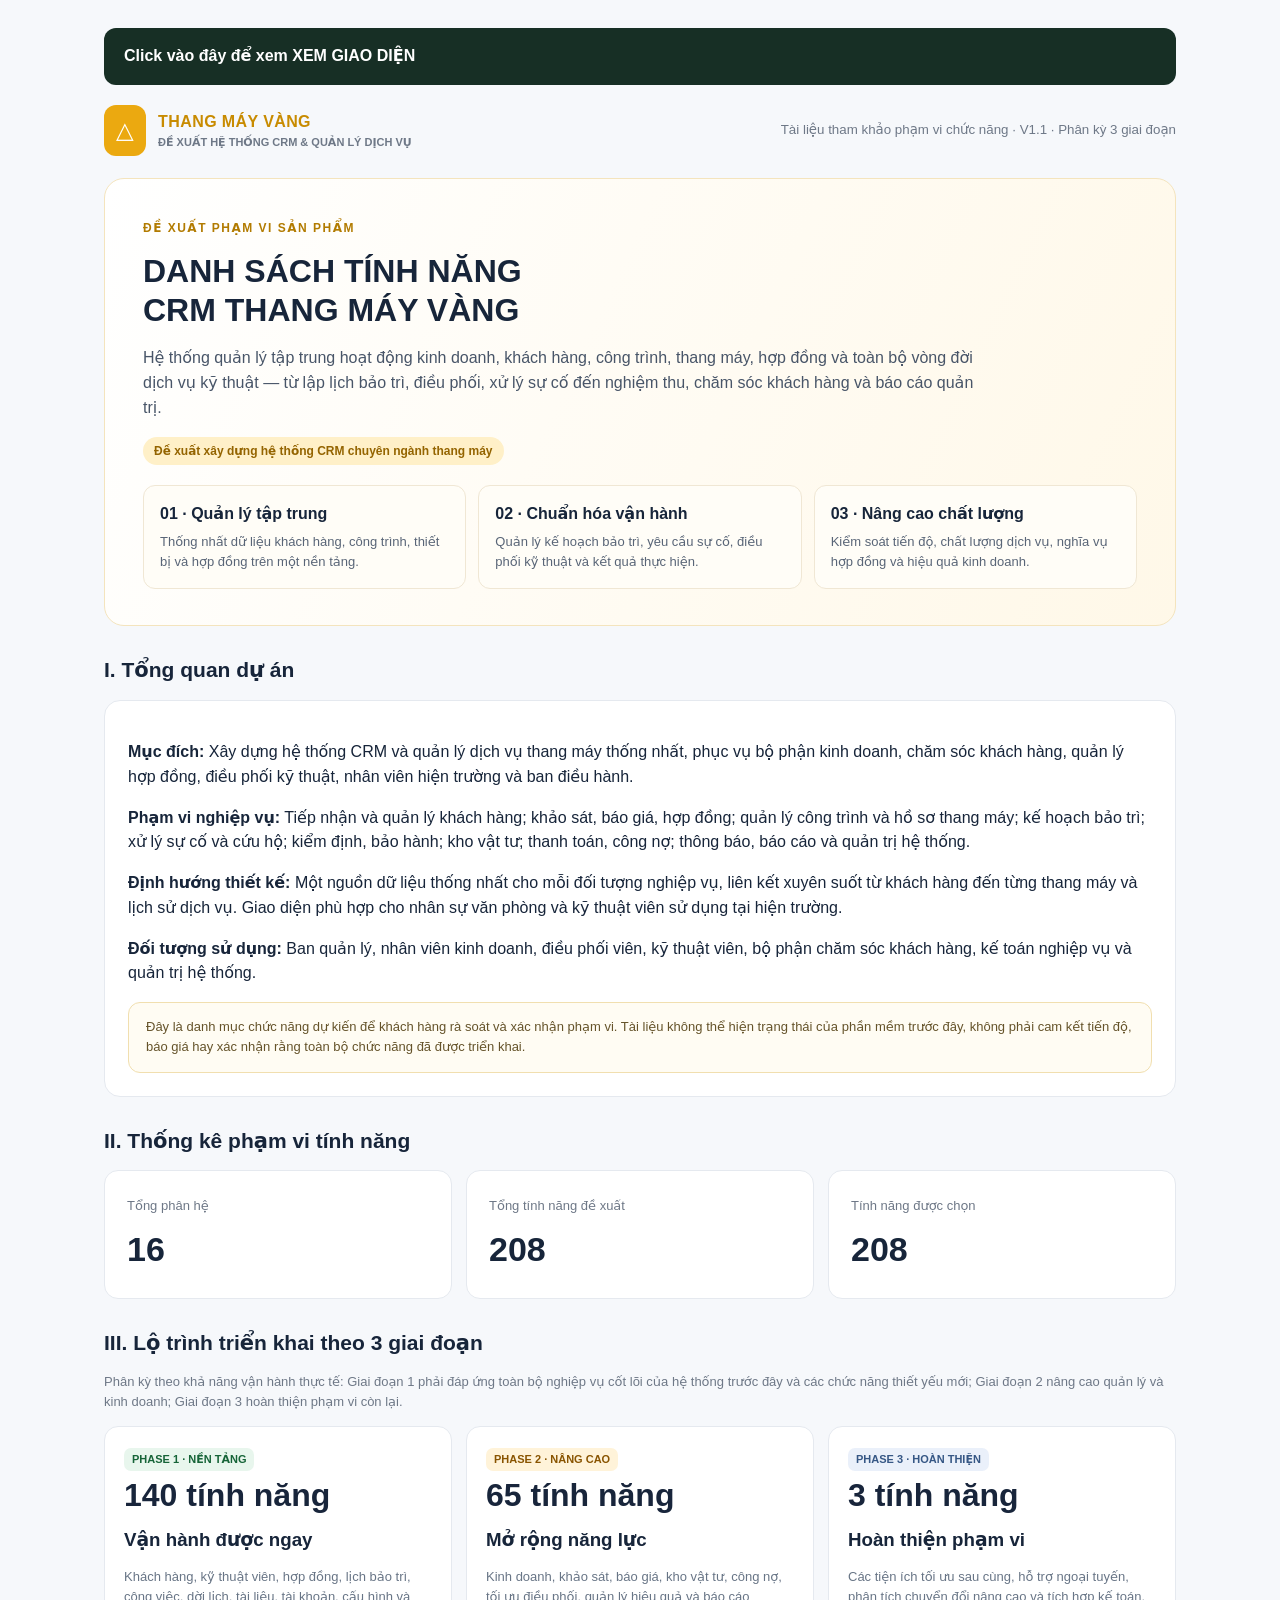
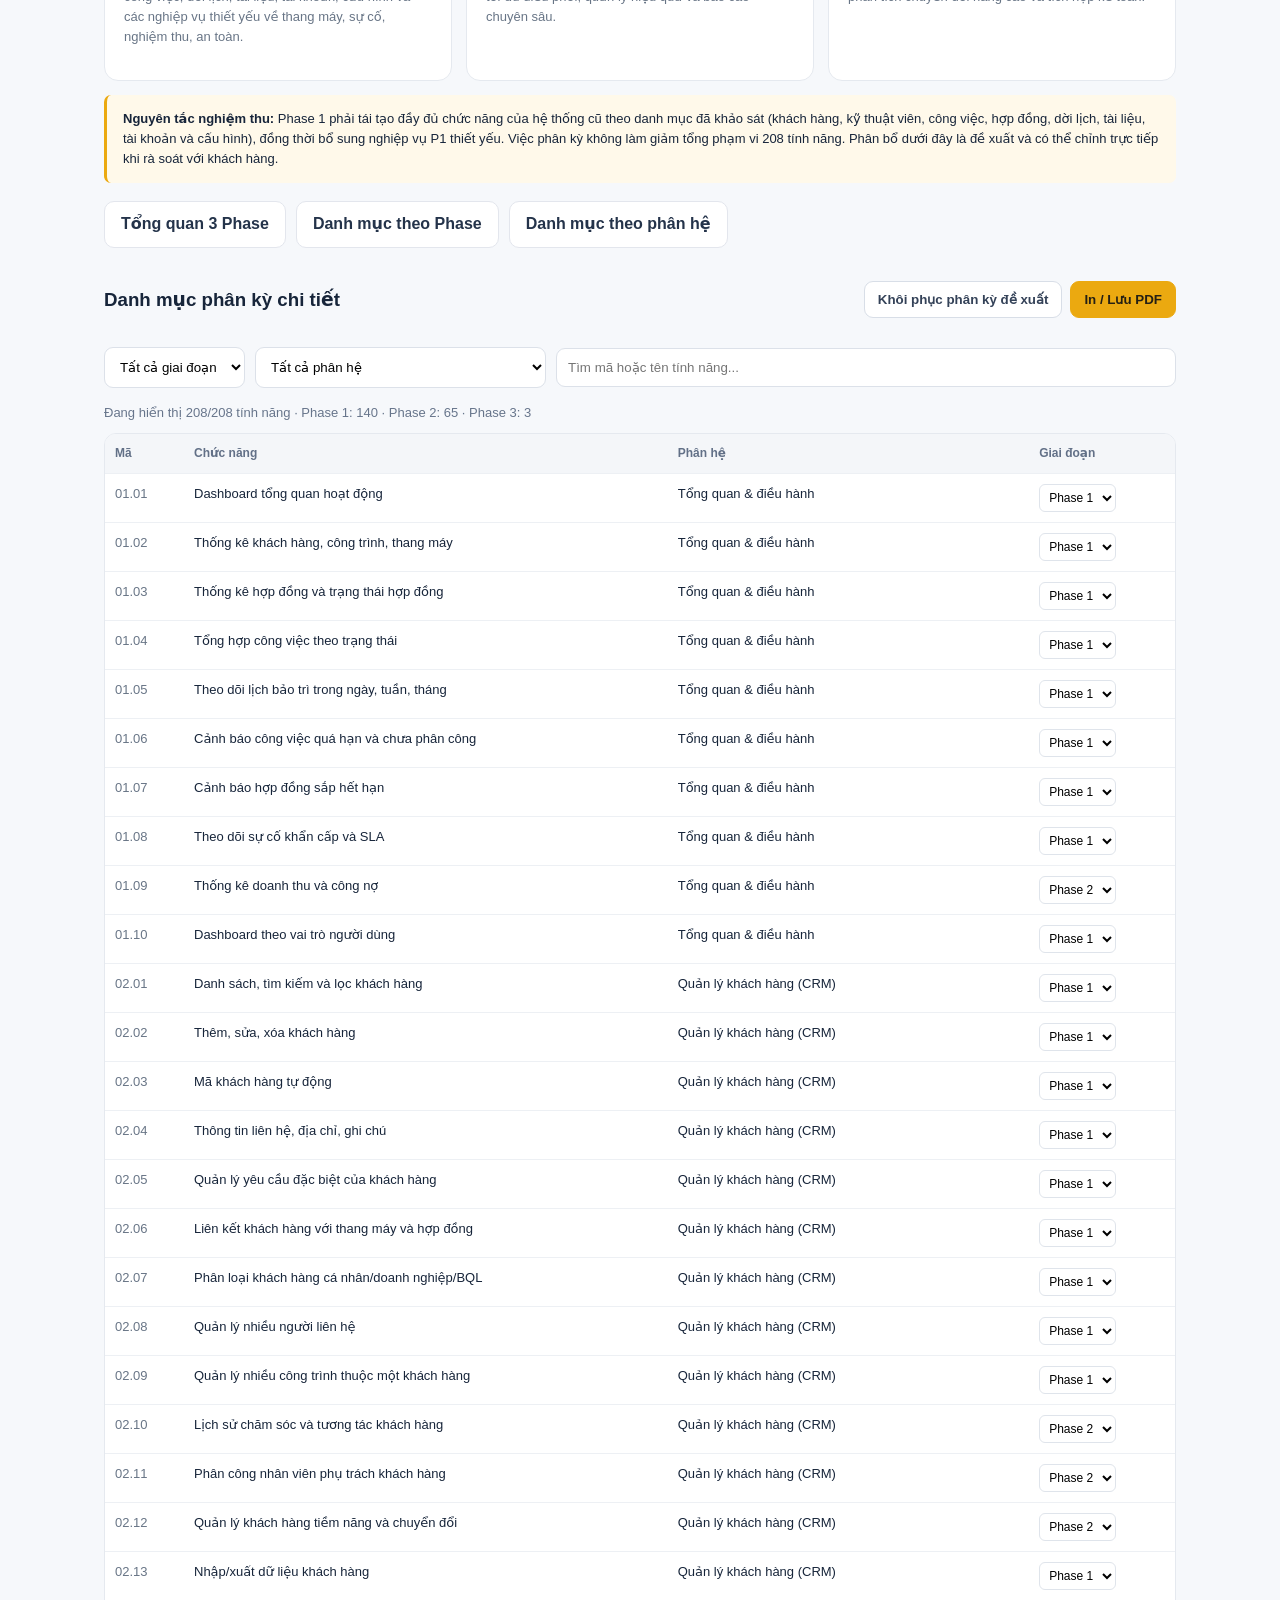
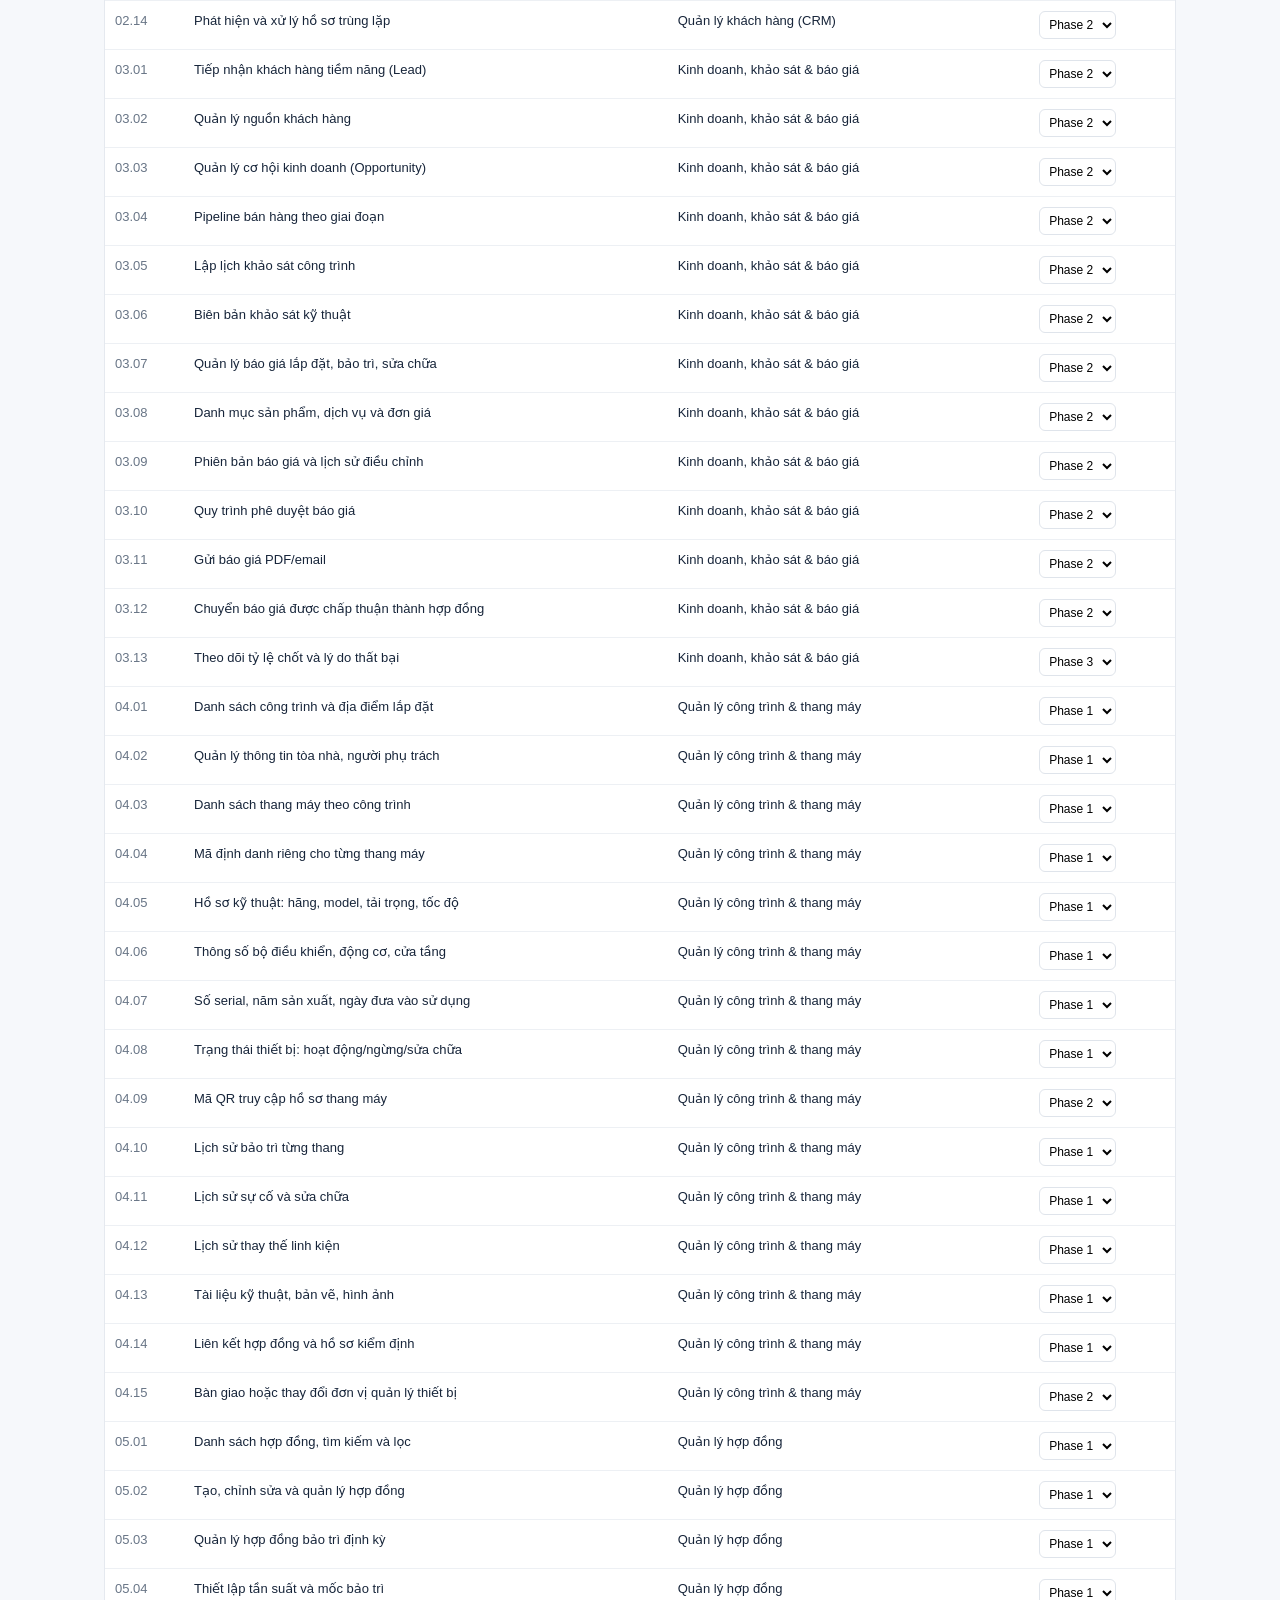
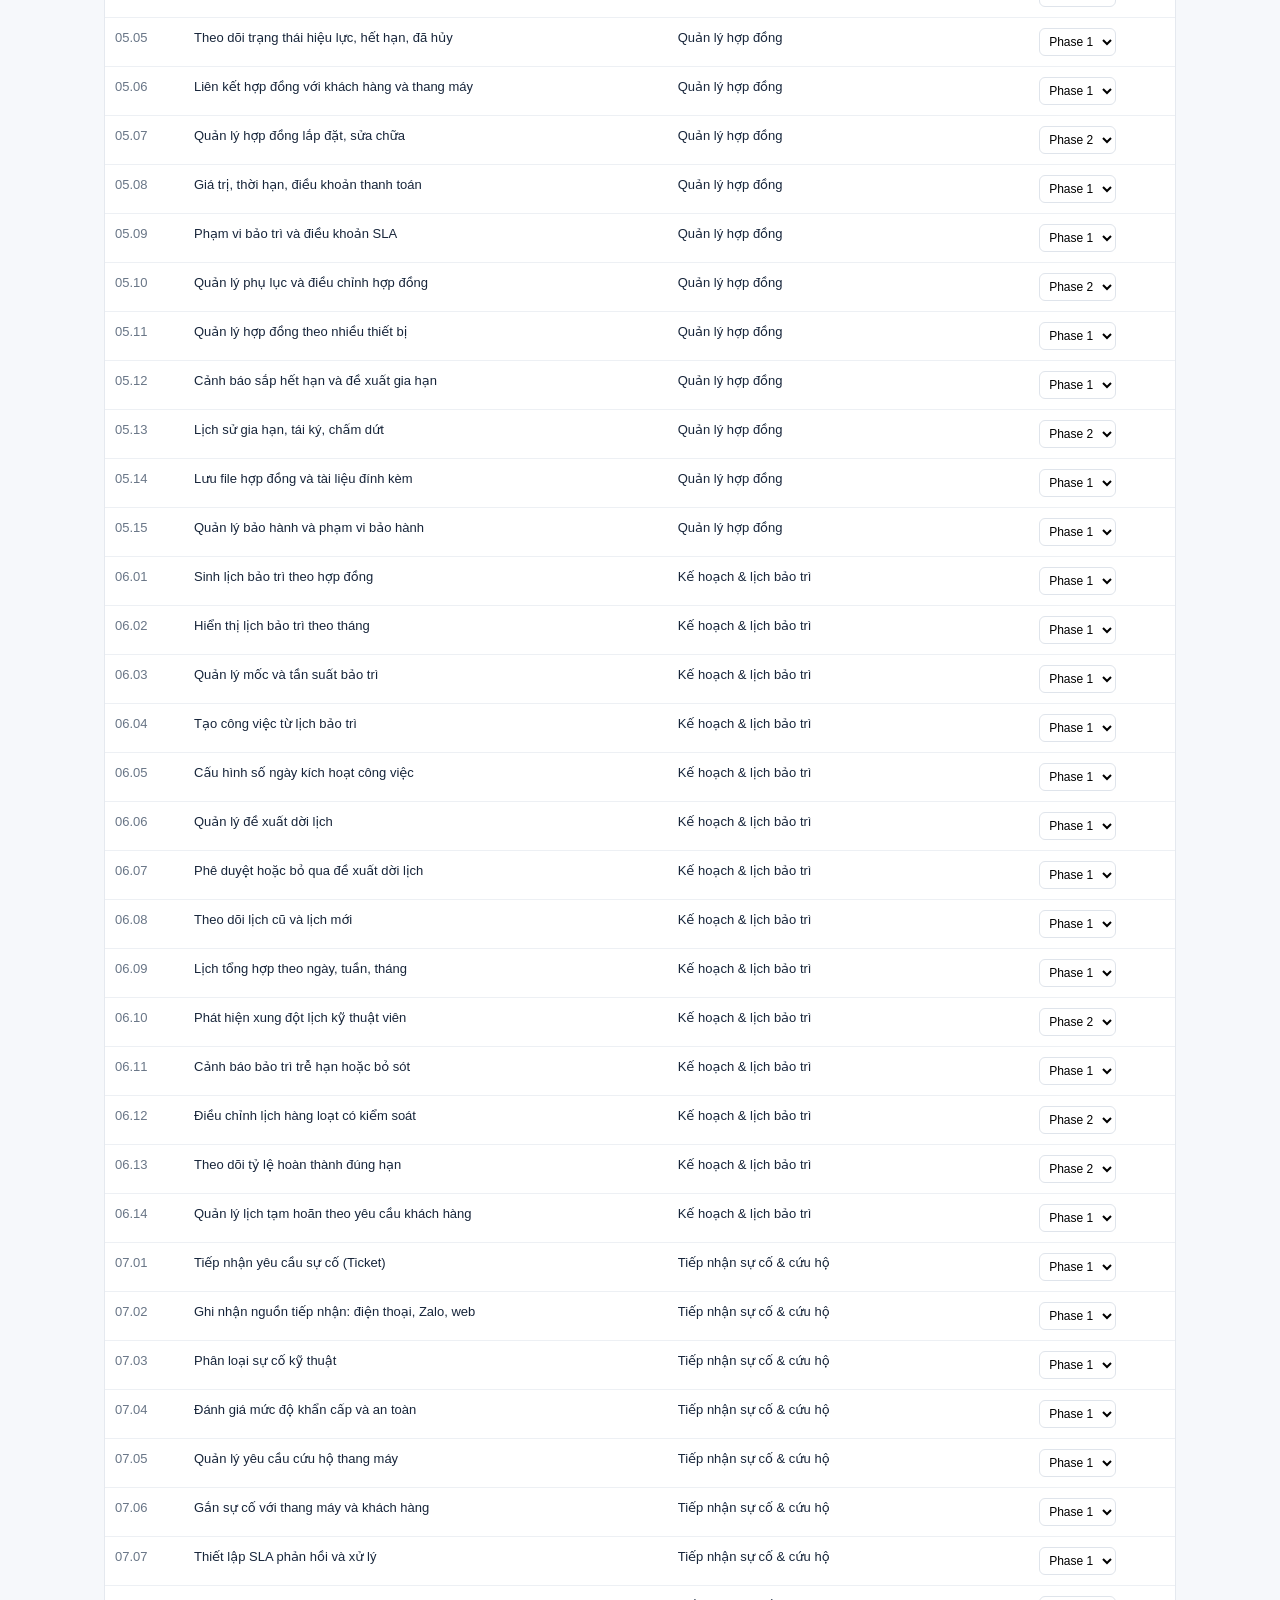
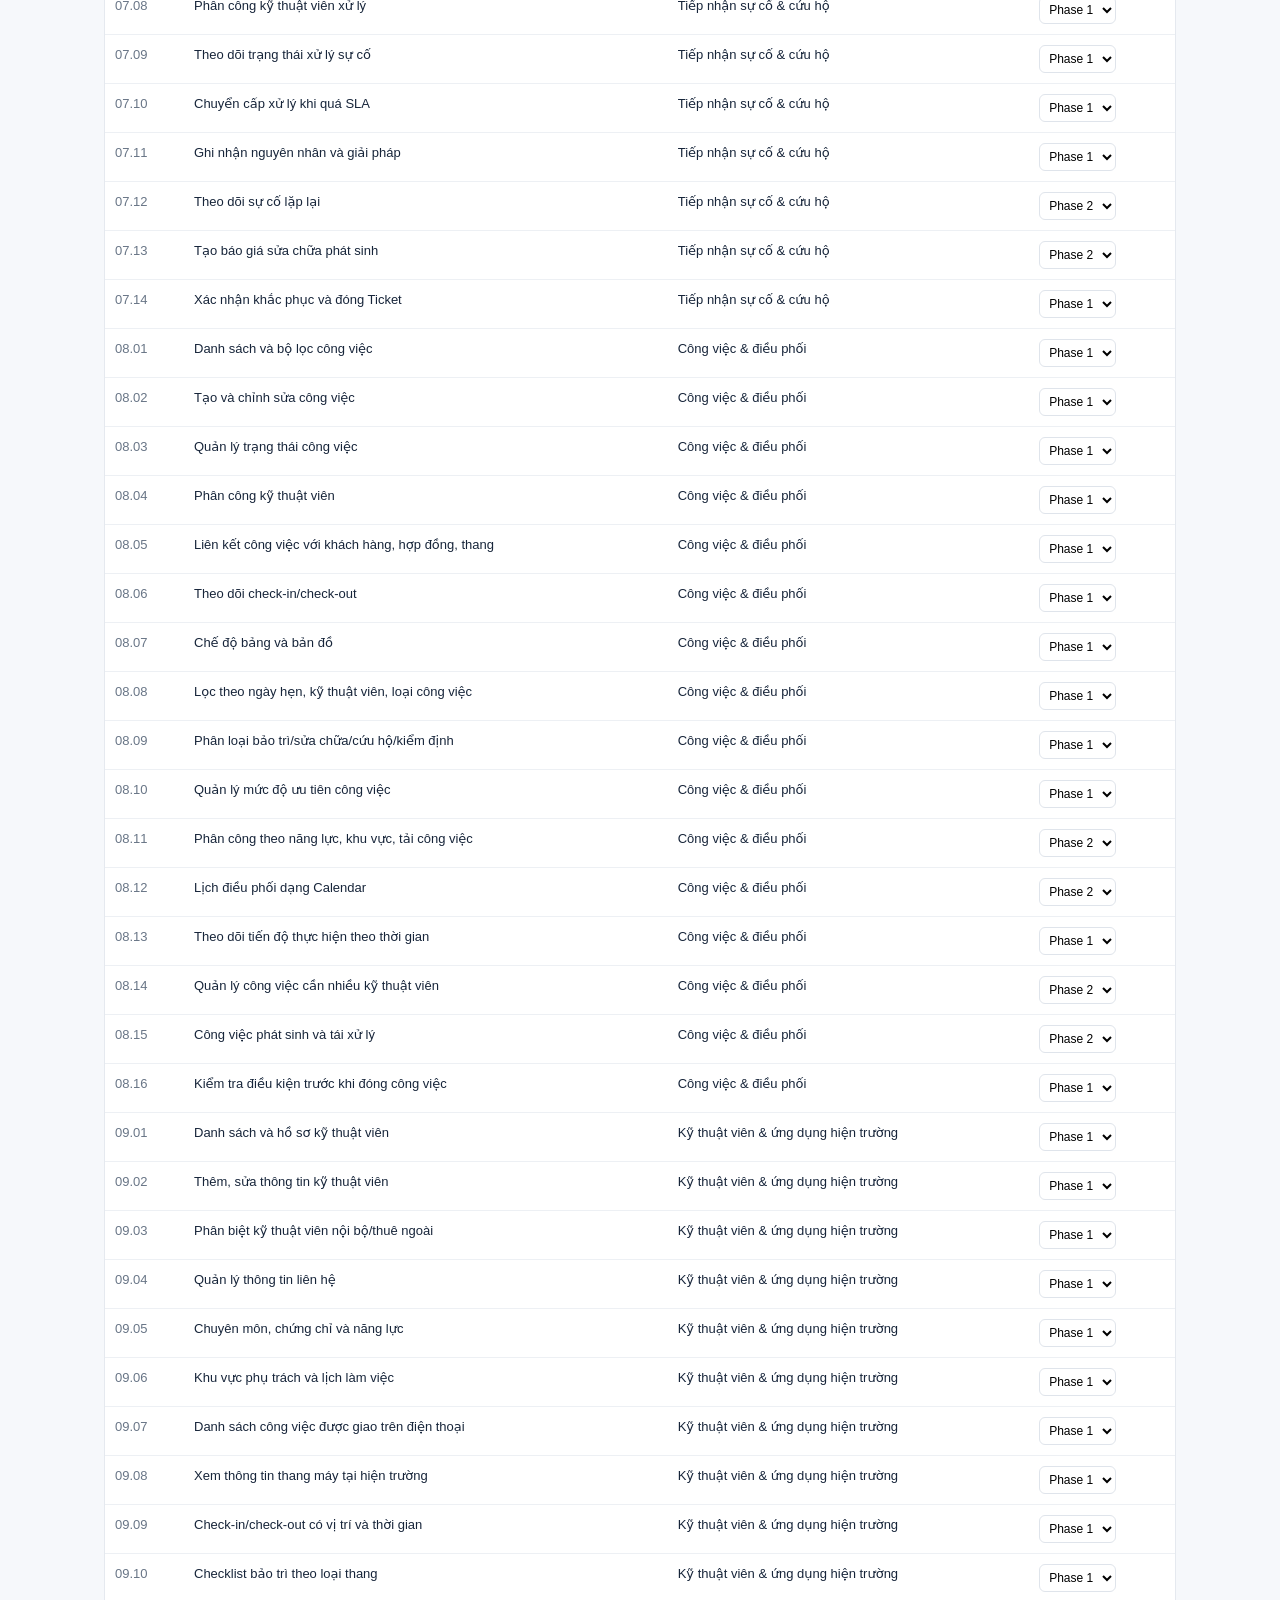
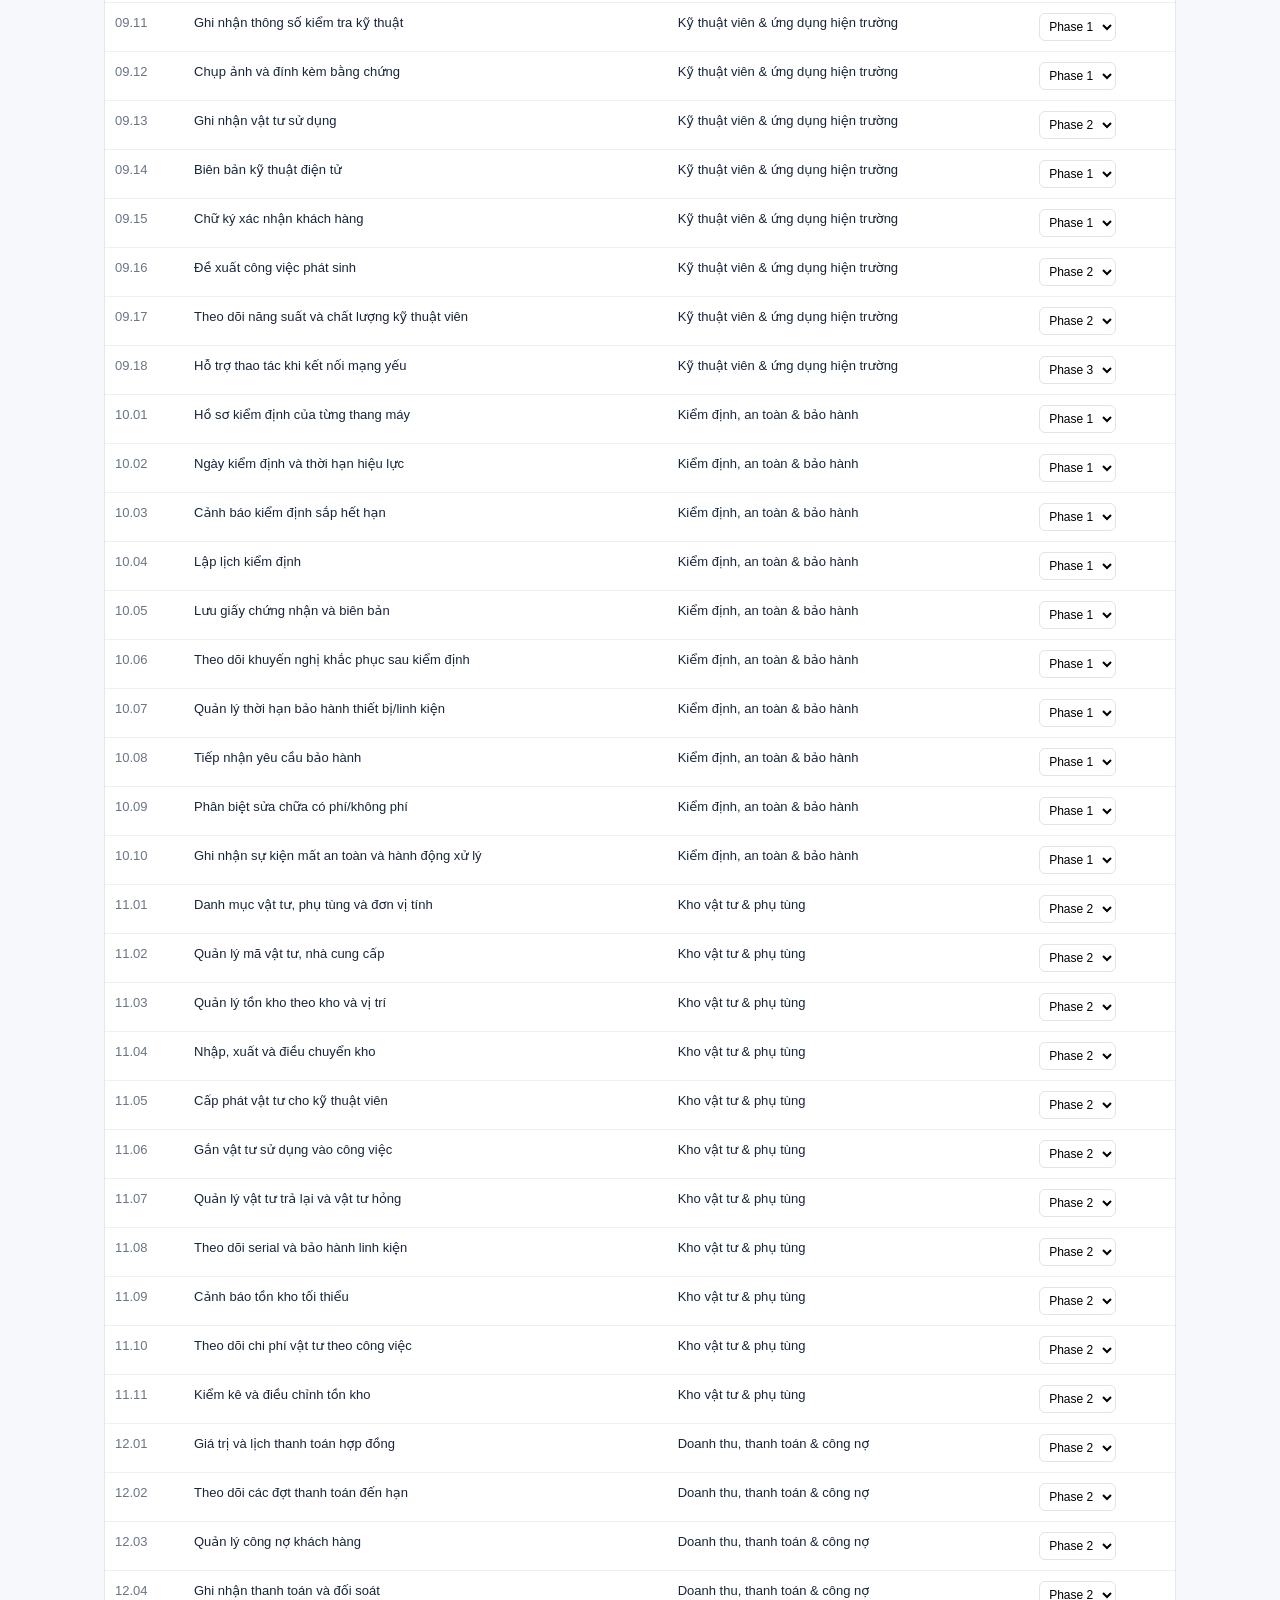
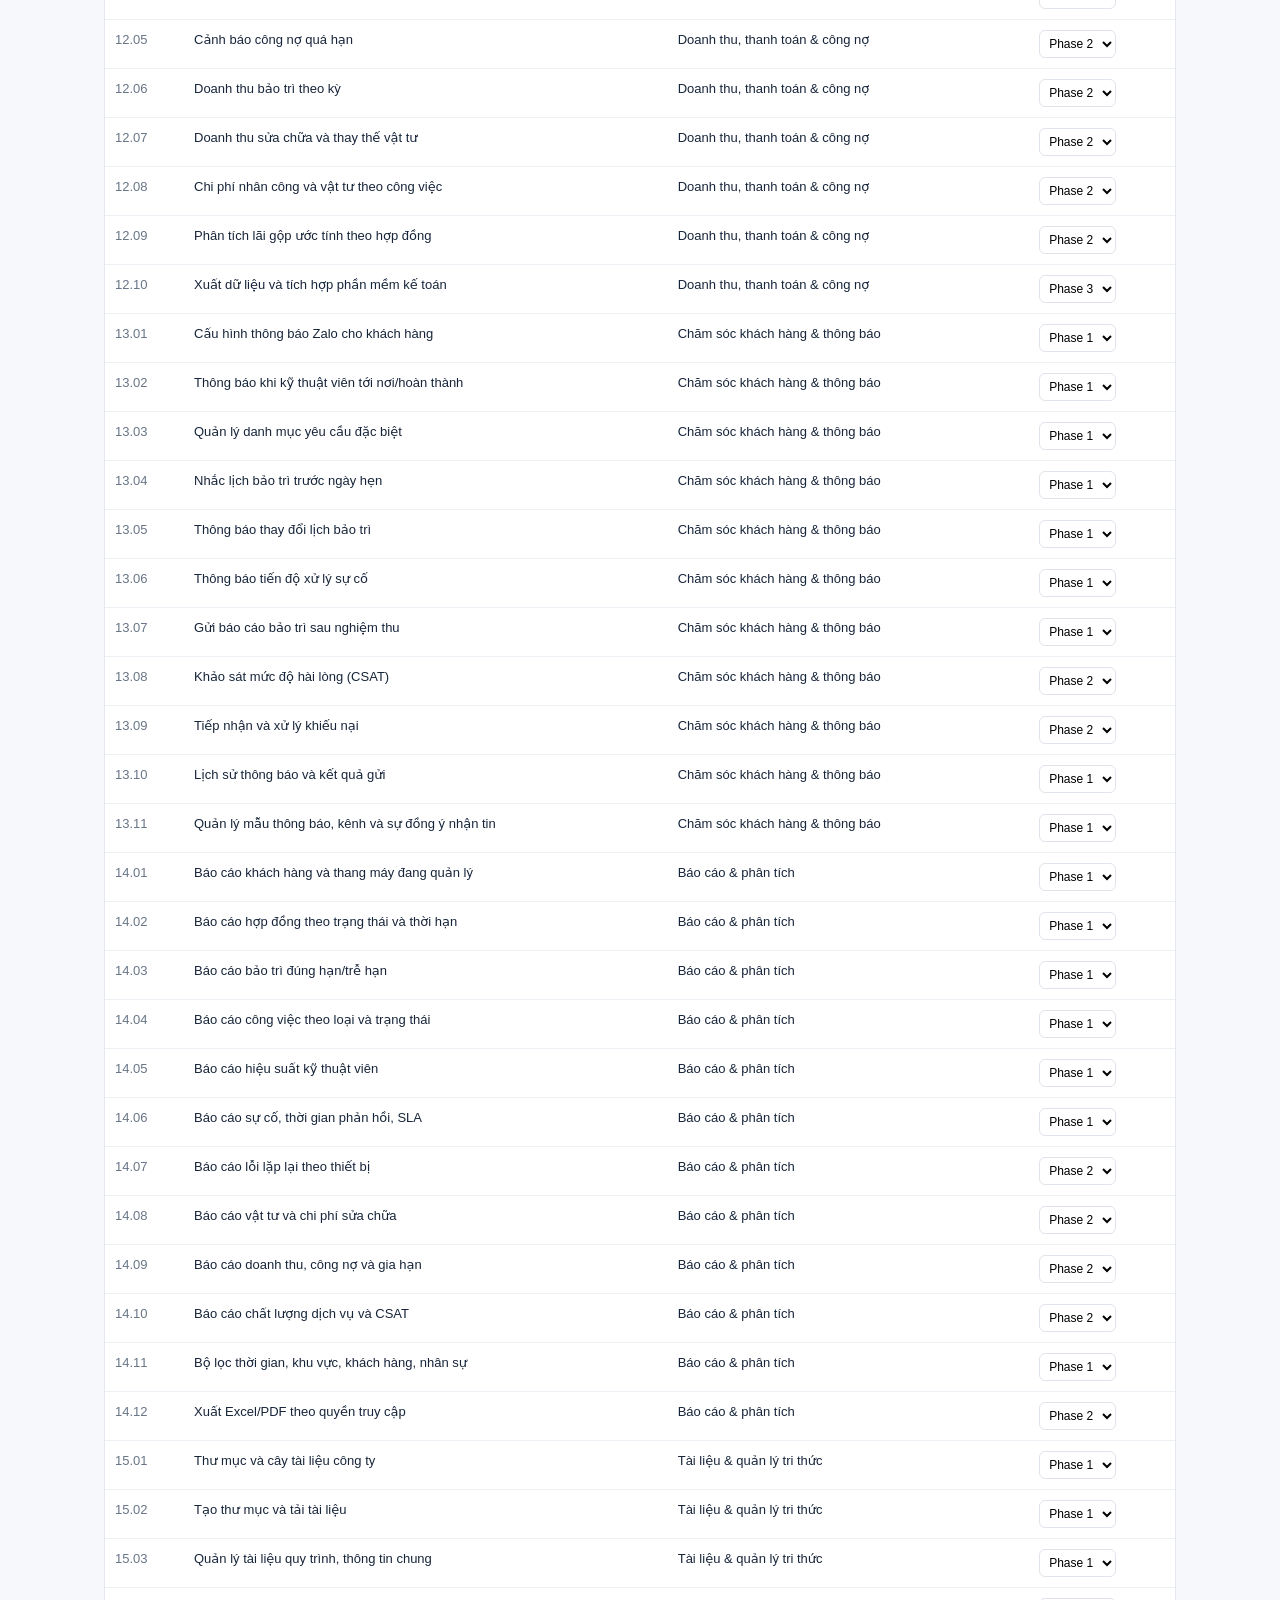
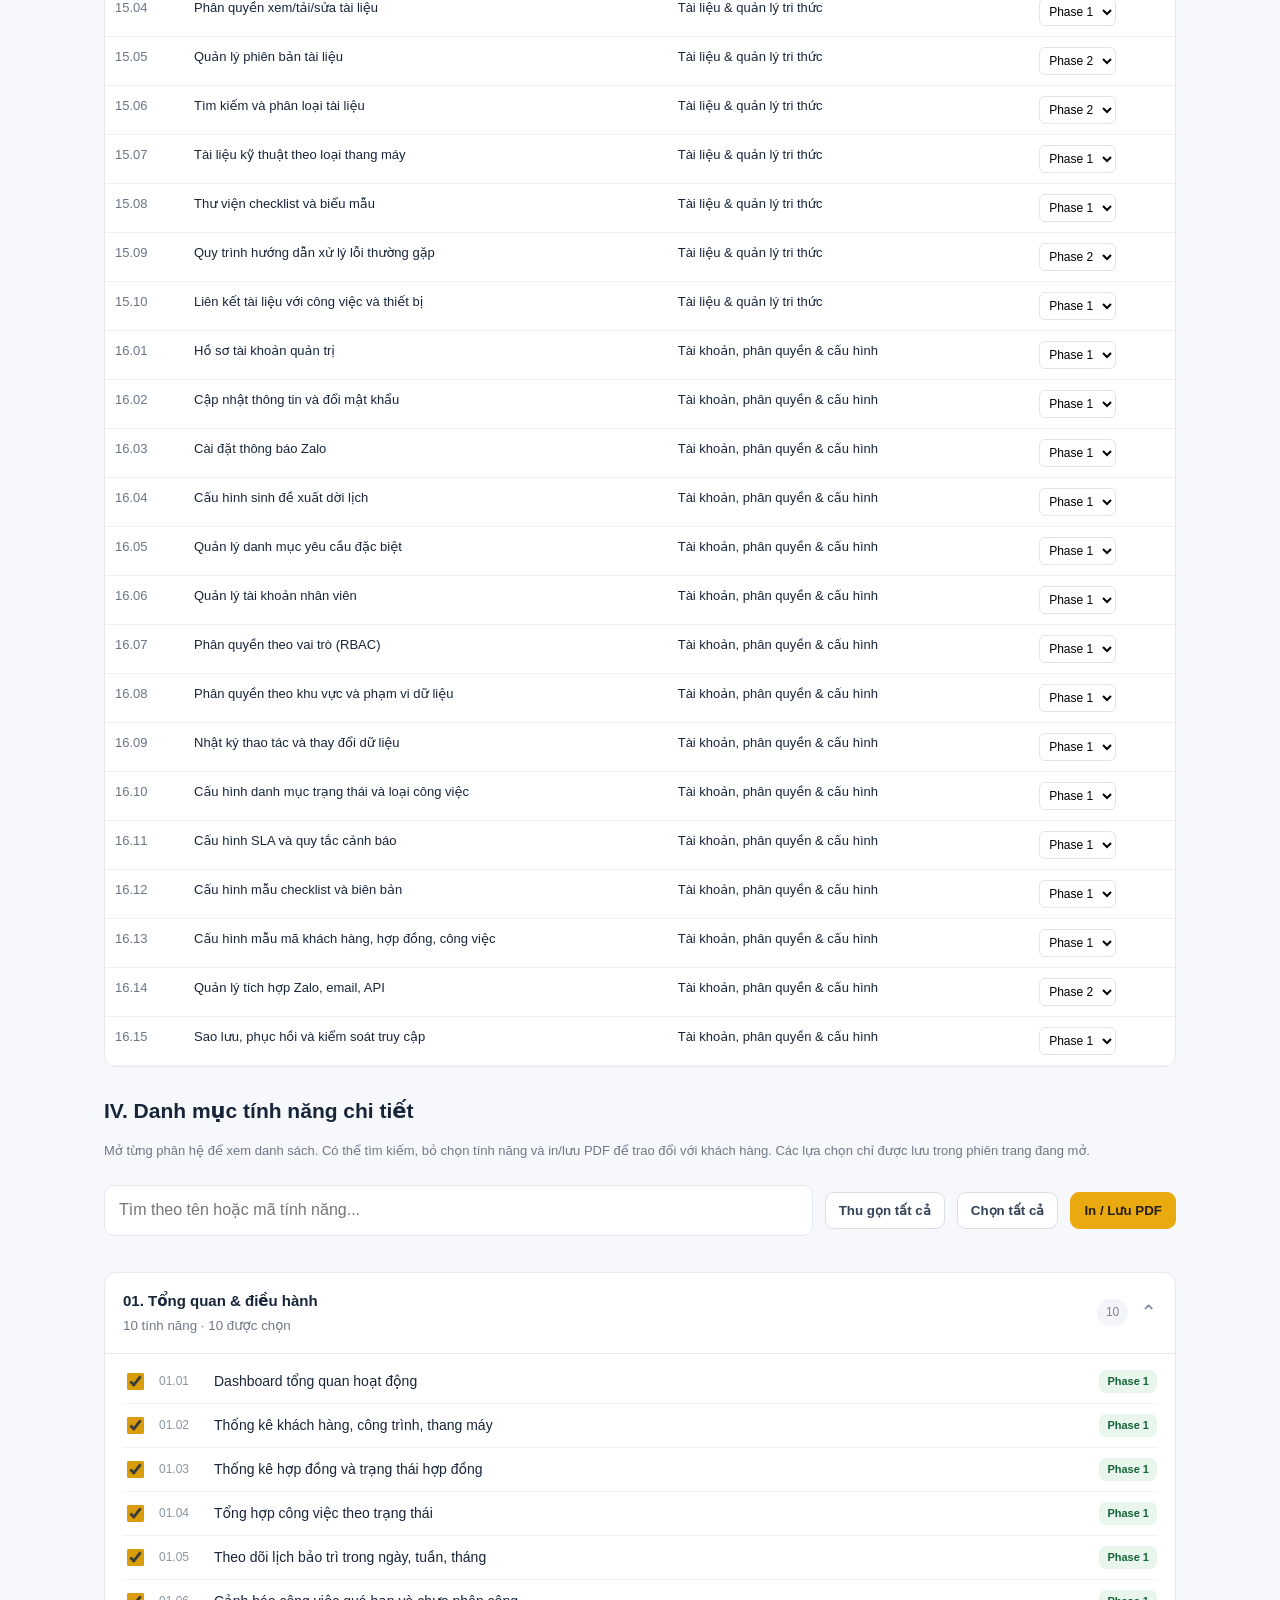
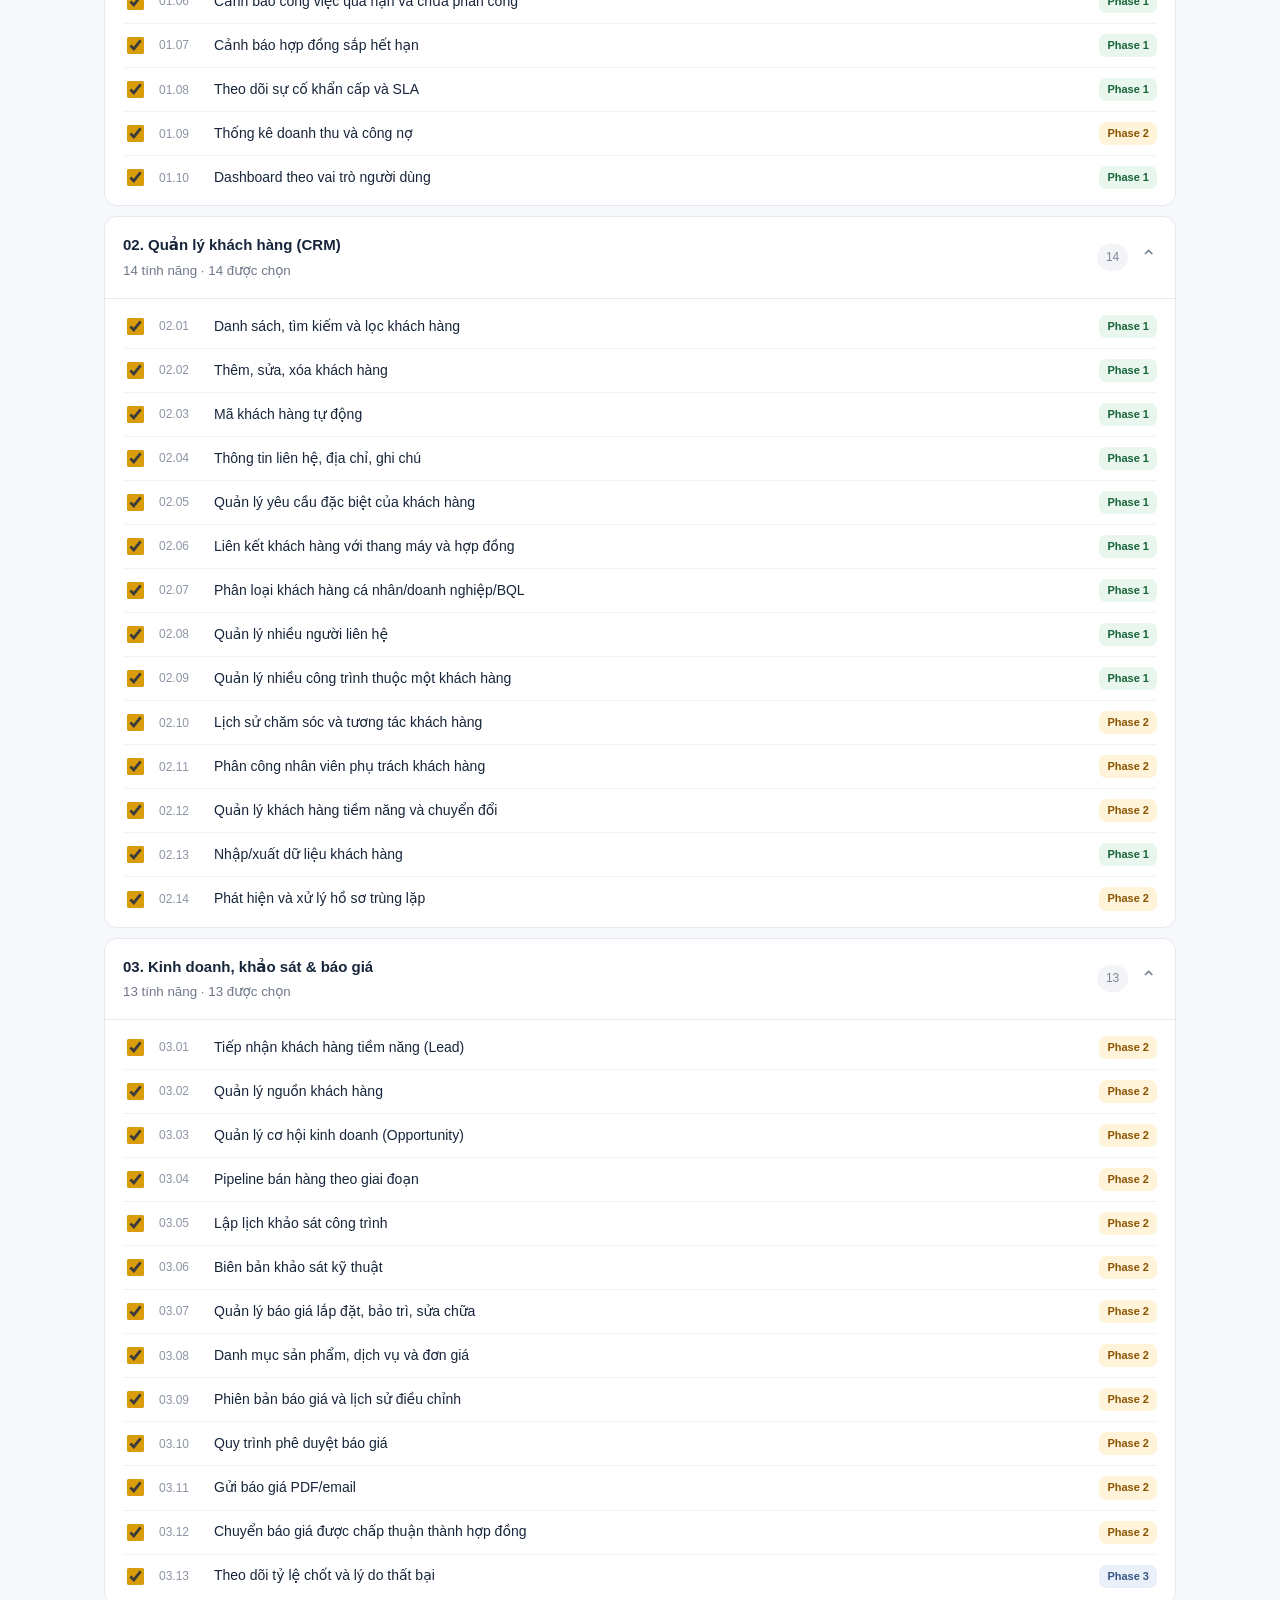
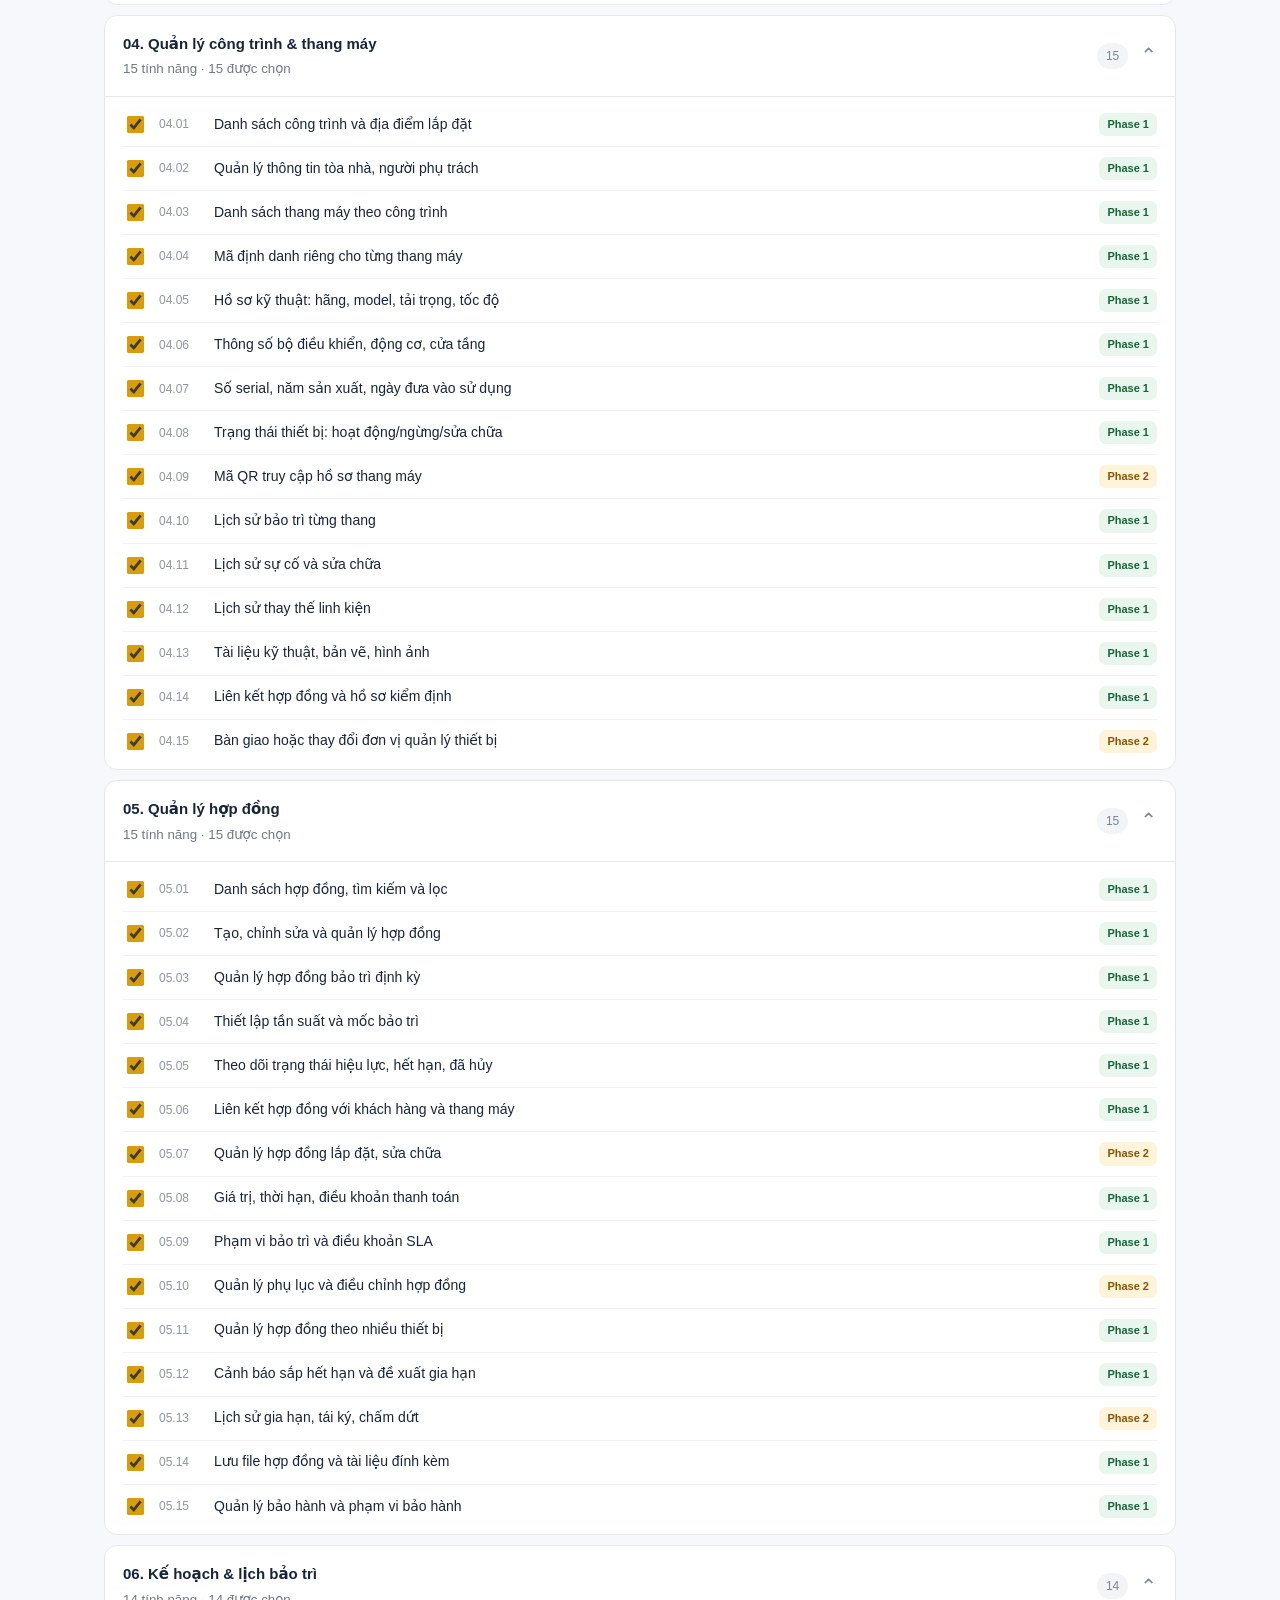
<file: index.html>
<!doctype html><html lang="vi"><head><meta charset="utf-8"><meta name="viewport" content="width=device-width,initial-scale=1"><title>Danh sách tính năng CRM Thang Máy Vàng</title><style>
:root{--gold:#eba910;--gold2:#fff6df;--ink:#17253a;--muted:#6e7887;--line:#e5e9ef;--bg:#f6f8fb}*{box-sizing:border-box}body{margin:0;background:var(--bg);font-family:Arial,system-ui,sans-serif;color:var(--ink);line-height:1.55}.wrap{max-width:1120px;margin:auto;padding:28px 24px 80px}.top{display:flex;justify-content:space-between;align-items:center;gap:16px;margin-bottom:22px}.brand{display:flex;align-items:center;gap:12px;font-weight:800;color:#c88b00;letter-spacing:.4px}.mark{background:var(--gold);color:white;border-radius:12px;padding:8px 12px;font-size:23px}.top small{color:var(--muted)}.hero{background:linear-gradient(115deg,#fff,#fff8e8);border:1px solid #f4e4bd;border-radius:20px;padding:36px 38px}.eyebrow{color:#b27b00;font-size:12px;font-weight:800;letter-spacing:1.5px}.hero h1{font-size:32px;line-height:1.22;margin:12px 0}.lead{font-size:16px;max-width:850px;color:#485568}.pill{display:inline-block;border-radius:30px;background:#fff0c8;color:#946400;font-weight:700;padding:5px 11px;font-size:12px}.section{margin-top:28px}.section h2{font-size:21px;margin:0 0 13px}.panel{background:white;border:1px solid var(--line);border-radius:16px;padding:23px}.objectives{display:grid;grid-template-columns:repeat(3,1fr);gap:12px;margin-top:20px}.objective{border:1px solid #f0e7d4;border-radius:12px;background:#fffdf7;padding:16px}.objective strong{display:block;margin-bottom:5px}.objective p{font-size:13px;color:#596577;margin:0}.stats{display:grid;grid-template-columns:repeat(3,1fr);gap:14px}.stat{background:#fff;border:1px solid var(--line);border-radius:14px;padding:22px}.stat span{font-size:13px;color:var(--muted)}.stat strong{font-size:34px;display:block;margin-top:5px}.tools{display:flex;gap:12px;align-items:center;flex-wrap:wrap;margin-bottom:16px}.search{flex:1;min-width:220px;border:1px solid var(--line);border-radius:10px;padding:12px 14px;font:inherit}.btn{cursor:pointer;background:#fff;border:1px solid #d8dee7;border-radius:9px;padding:10px 13px;font-weight:600;color:#344258}.btn.primary{background:var(--gold);border-color:var(--gold);color:#252014}.btn:hover{filter:brightness(.97)}.hint{font-size:13px;color:var(--muted);margin:0 0 14px}.module{background:#fff;border:1px solid var(--line);border-radius:13px;margin:10px 0;overflow:hidden}.module-head{display:flex;justify-content:space-between;gap:10px;align-items:center;padding:16px 18px;cursor:pointer;user-select:none}.module-head:hover{background:#fffdf7}.module-head strong{font-size:15px}.module-head small{display:block;color:var(--muted);margin-top:3px}.module-content{border-top:1px solid var(--line);padding:6px 18px}.feature{display:flex;align-items:center;gap:12px;padding:10px 0;border-bottom:1px solid #f0f2f5;font-size:14px}.feature:last-child{border:0}.feature label{flex:1;cursor:pointer}.feature input{accent-color:#d99c0b;width:17px;height:17px;cursor:pointer}.code{font-size:12px;color:#8b95a3;min-width:43px}.count{font-size:12px;color:#7b8697;background:#f2f4f7;border-radius:20px;padding:4px 9px;white-space:nowrap}.arrow{font-size:20px;color:#7c8694}.footer{margin-top:26px;color:var(--muted);font-size:12px;text-align:center}.review{background:#fffcf3;border:1px solid #f1dfaf;border-radius:12px;padding:14px 17px;margin-top:16px;font-size:13px;color:#65532a}.sticky{position:sticky;top:0;z-index:2;background:rgba(246,248,251,.96);padding:10px 0;backdrop-filter:blur(8px)}@media(max-width:700px){.wrap{padding:16px 12px 50px}.hero{padding:23px}.hero h1{font-size:25px}.objectives{grid-template-columns:1fr}.stats{gap:8px}.stat{padding:13px}.stat strong{font-size:26px}.top small{display:none}.panel{padding:15px}.feature{font-size:13px}}@media print{body{background:white}.wrap{max-width:none;padding:0}.top,.tools,.review,.footer{display:none!important}.hero,.panel,.module,.stat{break-inside:avoid}.module-content{display:block!important}.feature input{appearance:none;width:10px;height:10px;border:1px solid #aaa}.module{break-inside:avoid}.section{margin-top:18px}}
</style><style>
.phase-nav{display:flex;gap:10px;flex-wrap:wrap;margin:18px 0}.phase-nav a{display:inline-block;padding:10px 16px;border:1px solid #e3e6ed;border-radius:10px;background:white;color:#24334a;text-decoration:none;font-weight:700}.phase-nav a:hover{border-color:#eba910;background:#fff8e8}.phase-grid{display:grid;grid-template-columns:repeat(3,minmax(0,1fr));gap:14px}.phase-card{border:1px solid #e5e9ef;border-radius:14px;background:white;padding:19px}.phase-card h3{margin:4px 0 8px}.phase-card .big{font-size:32px;font-weight:800;color:#18253b}.phase-card p{font-size:13px;color:#687586}.phase-badge{display:inline-block;border-radius:7px;font-size:11px;padding:3px 8px;font-weight:700;white-space:nowrap}.p1{background:#e8f6ed;color:#166438}.p2{background:#fff3d9;color:#895400}.p3{background:#eaf0fa;color:#365785}.phase-toolbar{display:flex;gap:10px;flex-wrap:wrap;align-items:center;margin:15px 0}.phase-toolbar select,.phase-toolbar input{padding:11px;border:1px solid #dce1e9;border-radius:9px;background:white;max-width:100%}.phase-toolbar input{flex:1;min-width:210px}.phase-table{width:100%;border-collapse:collapse;font-size:13px}.phase-table th{text-align:left;background:#f4f6f9;color:#627087;font-size:12px}.phase-table td,.phase-table th{padding:10px;border-bottom:1px solid #edf0f4;vertical-align:top}.phase-table tr:hover td{background:#fcfcfd}.phase-table td:first-child{white-space:nowrap;color:#687586}.phase-note{background:#fff9ea;border-left:3px solid #eba910;padding:14px 16px;border-radius:7px;margin:14px 0;font-size:13px}.phase-table-wrap{overflow:auto;border:1px solid #e5e9ef;border-radius:12px;background:white}.phase-table select{font-size:12px;border:1px solid #dfe4eb;padding:5px;border-radius:6px;background:white}.phase-detail-head{display:flex;justify-content:space-between;align-items:center;gap:12px}.phase-summary{font-size:13px;color:#67758b;margin:10px 0}.feature .phase-badge{margin-left:auto}.phase-module{background:#f8fafc;font-weight:bold}.phase-tools{display:flex;gap:8px;flex-wrap:wrap}@media(max-width:680px){.phase-grid{grid-template-columns:1fr}.phase-table{font-size:12px}.phase-table td,.phase-table th{padding:7px}.phase-nav a{flex:1;text-align:center}}@media print{.phase-nav,.phase-toolbar,.phase-tools{display:none!important}.phase-table-wrap{overflow:visible}.phase-table{font-size:10px}.phase-card{break-inside:avoid}}
</style></head><body><main class="wrap"><a href="prototype.html" style="display:block;margin-bottom:20px;padding:16px 20px;background:#172f25;color:#fff;border-radius:12px;text-decoration:none;font-weight:700">Click vào đây để xem XEM GIAO DIỆN</a><header class="top"><div class="brand"><div class="mark">△</div><div>THANG MÁY VÀNG<small style="display:block;font-size:11px;letter-spacing:0">ĐỀ XUẤT HỆ THỐNG CRM & QUẢN LÝ DỊCH VỤ</small></div></div><small>Tài liệu tham khảo phạm vi chức năng · V1.1 · Phân kỳ 3 giai đoạn</small></header><section class="hero"><span class="eyebrow">ĐỀ XUẤT PHẠM VI SẢN PHẨM</span><h1>DANH SÁCH TÍNH NĂNG<br>CRM THANG MÁY VÀNG</h1><p class="lead">Hệ thống quản lý tập trung hoạt động kinh doanh, khách hàng, công trình, thang máy, hợp đồng và toàn bộ vòng đời dịch vụ kỹ thuật — từ lập lịch bảo trì, điều phối, xử lý sự cố đến nghiệm thu, chăm sóc khách hàng và báo cáo quản trị.</p><span class="pill">Đề xuất xây dựng hệ thống CRM chuyên ngành thang máy</span><div class="objectives"><div class="objective"><strong>01 · Quản lý tập trung</strong><p>Thống nhất dữ liệu khách hàng, công trình, thiết bị và hợp đồng trên một nền tảng.</p></div><div class="objective"><strong>02 · Chuẩn hóa vận hành</strong><p>Quản lý kế hoạch bảo trì, yêu cầu sự cố, điều phối kỹ thuật và kết quả thực hiện.</p></div><div class="objective"><strong>03 · Nâng cao chất lượng</strong><p>Kiểm soát tiến độ, chất lượng dịch vụ, nghĩa vụ hợp đồng và hiệu quả kinh doanh.</p></div></div></section><section class="section"><h2>I. Tổng quan dự án</h2><div class="panel"><p><strong>Mục đích:</strong> Xây dựng hệ thống CRM và quản lý dịch vụ thang máy thống nhất, phục vụ bộ phận kinh doanh, chăm sóc khách hàng, quản lý hợp đồng, điều phối kỹ thuật, nhân viên hiện trường và ban điều hành.</p><p><strong>Phạm vi nghiệp vụ:</strong> Tiếp nhận và quản lý khách hàng; khảo sát, báo giá, hợp đồng; quản lý công trình và hồ sơ thang máy; kế hoạch bảo trì; xử lý sự cố và cứu hộ; kiểm định, bảo hành; kho vật tư; thanh toán, công nợ; thông báo, báo cáo và quản trị hệ thống.</p><p><strong>Định hướng thiết kế:</strong> Một nguồn dữ liệu thống nhất cho mỗi đối tượng nghiệp vụ, liên kết xuyên suốt từ khách hàng đến từng thang máy và lịch sử dịch vụ. Giao diện phù hợp cho nhân sự văn phòng và kỹ thuật viên sử dụng tại hiện trường.</p><p><strong>Đối tượng sử dụng:</strong> Ban quản lý, nhân viên kinh doanh, điều phối viên, kỹ thuật viên, bộ phận chăm sóc khách hàng, kế toán nghiệp vụ và quản trị hệ thống.</p><div class="review">Đây là danh mục chức năng dự kiến để khách hàng rà soát và xác nhận phạm vi. Tài liệu không thể hiện trạng thái của phần mềm trước đây, không phải cam kết tiến độ, báo giá hay xác nhận rằng toàn bộ chức năng đã được triển khai.</div></div></section><section class="section"><h2>II. Thống kê phạm vi tính năng</h2><div class="stats"><div class="stat"><span>Tổng phân hệ</span><strong id="modulesTotal">16</strong></div><div class="stat"><span>Tổng tính năng đề xuất</span><strong id="featuresTotal">208</strong></div><div class="stat"><span>Tính năng được chọn</span><strong id="selectedTotal">208</strong></div></div></section><section class="section" id="lo-trinh"><h2>III. Lộ trình triển khai theo 3 giai đoạn</h2><p class="hint">Phân kỳ theo khả năng vận hành thực tế: Giai đoạn 1 phải đáp ứng toàn bộ nghiệp vụ cốt lõi của hệ thống trước đây và các chức năng thiết yếu mới; Giai đoạn 2 nâng cao quản lý và kinh doanh; Giai đoạn 3 hoàn thiện phạm vi còn lại.</p><div class="phase-grid"><div class="phase-card"><span class="phase-badge p1">PHASE 1 · NỀN TẢNG</span><div class="big" id="phaseCount1">—</div><h3>Vận hành được ngay</h3><p>Khách hàng, kỹ thuật viên, hợp đồng, lịch bảo trì, công việc, dời lịch, tài liệu, tài khoản, cấu hình và các nghiệp vụ thiết yếu về thang máy, sự cố, nghiệm thu, an toàn.</p></div><div class="phase-card"><span class="phase-badge p2">PHASE 2 · NÂNG CAO</span><div class="big" id="phaseCount2">—</div><h3>Mở rộng năng lực</h3><p>Kinh doanh, khảo sát, báo giá, kho vật tư, công nợ, tối ưu điều phối, quản lý hiệu quả và báo cáo chuyên sâu.</p></div><div class="phase-card"><span class="phase-badge p3">PHASE 3 · HOÀN THIỆN</span><div class="big" id="phaseCount3">—</div><h3>Hoàn thiện phạm vi</h3><p>Các tiện ích tối ưu sau cùng, hỗ trợ ngoại tuyến, phân tích chuyển đổi nâng cao và tích hợp kế toán.</p></div></div><div class="phase-note"><strong>Nguyên tắc nghiệm thu:</strong> Phase 1 phải tái tạo đầy đủ chức năng của hệ thống cũ theo danh mục đã khảo sát (khách hàng, kỹ thuật viên, công việc, hợp đồng, dời lịch, tài liệu, tài khoản và cấu hình), đồng thời bổ sung nghiệp vụ P1 thiết yếu. Việc phân kỳ không làm giảm tổng phạm vi 208 tính năng. Phân bổ dưới đây là đề xuất và có thể chỉnh trực tiếp khi rà soát với khách hàng.</div><div class="phase-nav"><a href="#lo-trinh">Tổng quan 3 Phase</a><a href="#phan-bo">Danh mục theo Phase</a><a href="#danh-muc">Danh mục theo phân hệ</a></div><div id="phan-bo"><div class="phase-detail-head"><h3>Danh mục phân kỳ chi tiết</h3><div class="phase-tools"><button class="btn" id="phaseReset">Khôi phục phân kỳ đề xuất</button><button class="btn primary" id="phasePrint">In / Lưu PDF</button></div></div><div class="phase-toolbar"><select id="phaseFilter" aria-label="Lọc giai đoạn"><option value="all">Tất cả giai đoạn</option><option value="1">Phase 1</option><option value="2">Phase 2</option><option value="3">Phase 3</option></select><select id="moduleFilter" aria-label="Lọc phân hệ"><option value="all">Tất cả phân hệ</option></select><input id="phaseSearch" type="search" placeholder="Tìm mã hoặc tên tính năng..."></div><p class="phase-summary" id="phaseSummary"></p><div class="phase-table-wrap"><table class="phase-table"><thead><tr><th>Mã</th><th>Chức năng</th><th>Phân hệ</th><th>Giai đoạn</th></tr></thead><tbody id="phaseRows"></tbody></table></div></div></section><section class="section" id="danh-muc"><h2>IV. Danh mục tính năng chi tiết</h2><p class="hint">Mở từng phân hệ để xem danh sách. Có thể tìm kiếm, bỏ chọn tính năng và in/lưu PDF để trao đổi với khách hàng. Các lựa chọn chỉ được lưu trong phiên trang đang mở.</p><div class="sticky"><div class="tools"><input id="search" class="search" type="search" placeholder="Tìm theo tên hoặc mã tính năng..." aria-label="Tìm tính năng"><button class="btn" id="expand">Thu gọn tất cả</button><button class="btn" id="reset">Chọn tất cả</button><button class="btn primary" id="print">In / Lưu PDF</button></div></div><div id="list"></div></section><div class="footer">CRM THANG MÁY VÀNG · TÀI LIỆU RÀ SOÁT PHẠM VI CHỨC NĂNG · 208 TÍNH NĂNG / 16 PHÂN HỆ</div></main><script>
const modules=[{"id": "01", "name": "Tổng quan & điều hành", "features": [{"id": "01.01", "name": "Dashboard tổng quan hoạt động"}, {"id": "01.02", "name": "Thống kê khách hàng, công trình, thang máy"}, {"id": "01.03", "name": "Thống kê hợp đồng và trạng thái hợp đồng"}, {"id": "01.04", "name": "Tổng hợp công việc theo trạng thái"}, {"id": "01.05", "name": "Theo dõi lịch bảo trì trong ngày, tuần, tháng"}, {"id": "01.06", "name": "Cảnh báo công việc quá hạn và chưa phân công"}, {"id": "01.07", "name": "Cảnh báo hợp đồng sắp hết hạn"}, {"id": "01.08", "name": "Theo dõi sự cố khẩn cấp và SLA"}, {"id": "01.09", "name": "Thống kê doanh thu và công nợ"}, {"id": "01.10", "name": "Dashboard theo vai trò người dùng"}]}, {"id": "02", "name": "Quản lý khách hàng (CRM)", "features": [{"id": "02.01", "name": "Danh sách, tìm kiếm và lọc khách hàng"}, {"id": "02.02", "name": "Thêm, sửa, xóa khách hàng"}, {"id": "02.03", "name": "Mã khách hàng tự động"}, {"id": "02.04", "name": "Thông tin liên hệ, địa chỉ, ghi chú"}, {"id": "02.05", "name": "Quản lý yêu cầu đặc biệt của khách hàng"}, {"id": "02.06", "name": "Liên kết khách hàng với thang máy và hợp đồng"}, {"id": "02.07", "name": "Phân loại khách hàng cá nhân/doanh nghiệp/BQL"}, {"id": "02.08", "name": "Quản lý nhiều người liên hệ"}, {"id": "02.09", "name": "Quản lý nhiều công trình thuộc một khách hàng"}, {"id": "02.10", "name": "Lịch sử chăm sóc và tương tác khách hàng"}, {"id": "02.11", "name": "Phân công nhân viên phụ trách khách hàng"}, {"id": "02.12", "name": "Quản lý khách hàng tiềm năng và chuyển đổi"}, {"id": "02.13", "name": "Nhập/xuất dữ liệu khách hàng"}, {"id": "02.14", "name": "Phát hiện và xử lý hồ sơ trùng lặp"}]}, {"id": "03", "name": "Kinh doanh, khảo sát & báo giá", "features": [{"id": "03.01", "name": "Tiếp nhận khách hàng tiềm năng (Lead)"}, {"id": "03.02", "name": "Quản lý nguồn khách hàng"}, {"id": "03.03", "name": "Quản lý cơ hội kinh doanh (Opportunity)"}, {"id": "03.04", "name": "Pipeline bán hàng theo giai đoạn"}, {"id": "03.05", "name": "Lập lịch khảo sát công trình"}, {"id": "03.06", "name": "Biên bản khảo sát kỹ thuật"}, {"id": "03.07", "name": "Quản lý báo giá lắp đặt, bảo trì, sửa chữa"}, {"id": "03.08", "name": "Danh mục sản phẩm, dịch vụ và đơn giá"}, {"id": "03.09", "name": "Phiên bản báo giá và lịch sử điều chỉnh"}, {"id": "03.10", "name": "Quy trình phê duyệt báo giá"}, {"id": "03.11", "name": "Gửi báo giá PDF/email"}, {"id": "03.12", "name": "Chuyển báo giá được chấp thuận thành hợp đồng"}, {"id": "03.13", "name": "Theo dõi tỷ lệ chốt và lý do thất bại"}]}, {"id": "04", "name": "Quản lý công trình & thang máy", "features": [{"id": "04.01", "name": "Danh sách công trình và địa điểm lắp đặt"}, {"id": "04.02", "name": "Quản lý thông tin tòa nhà, người phụ trách"}, {"id": "04.03", "name": "Danh sách thang máy theo công trình"}, {"id": "04.04", "name": "Mã định danh riêng cho từng thang máy"}, {"id": "04.05", "name": "Hồ sơ kỹ thuật: hãng, model, tải trọng, tốc độ"}, {"id": "04.06", "name": "Thông số bộ điều khiển, động cơ, cửa tầng"}, {"id": "04.07", "name": "Số serial, năm sản xuất, ngày đưa vào sử dụng"}, {"id": "04.08", "name": "Trạng thái thiết bị: hoạt động/ngừng/sửa chữa"}, {"id": "04.09", "name": "Mã QR truy cập hồ sơ thang máy"}, {"id": "04.10", "name": "Lịch sử bảo trì từng thang"}, {"id": "04.11", "name": "Lịch sử sự cố và sửa chữa"}, {"id": "04.12", "name": "Lịch sử thay thế linh kiện"}, {"id": "04.13", "name": "Tài liệu kỹ thuật, bản vẽ, hình ảnh"}, {"id": "04.14", "name": "Liên kết hợp đồng và hồ sơ kiểm định"}, {"id": "04.15", "name": "Bàn giao hoặc thay đổi đơn vị quản lý thiết bị"}]}, {"id": "05", "name": "Quản lý hợp đồng", "features": [{"id": "05.01", "name": "Danh sách hợp đồng, tìm kiếm và lọc"}, {"id": "05.02", "name": "Tạo, chỉnh sửa và quản lý hợp đồng"}, {"id": "05.03", "name": "Quản lý hợp đồng bảo trì định kỳ"}, {"id": "05.04", "name": "Thiết lập tần suất và mốc bảo trì"}, {"id": "05.05", "name": "Theo dõi trạng thái hiệu lực, hết hạn, đã hủy"}, {"id": "05.06", "name": "Liên kết hợp đồng với khách hàng và thang máy"}, {"id": "05.07", "name": "Quản lý hợp đồng lắp đặt, sửa chữa"}, {"id": "05.08", "name": "Giá trị, thời hạn, điều khoản thanh toán"}, {"id": "05.09", "name": "Phạm vi bảo trì và điều khoản SLA"}, {"id": "05.10", "name": "Quản lý phụ lục và điều chỉnh hợp đồng"}, {"id": "05.11", "name": "Quản lý hợp đồng theo nhiều thiết bị"}, {"id": "05.12", "name": "Cảnh báo sắp hết hạn và đề xuất gia hạn"}, {"id": "05.13", "name": "Lịch sử gia hạn, tái ký, chấm dứt"}, {"id": "05.14", "name": "Lưu file hợp đồng và tài liệu đính kèm"}, {"id": "05.15", "name": "Quản lý bảo hành và phạm vi bảo hành"}]}, {"id": "06", "name": "Kế hoạch & lịch bảo trì", "features": [{"id": "06.01", "name": "Sinh lịch bảo trì theo hợp đồng"}, {"id": "06.02", "name": "Hiển thị lịch bảo trì theo tháng"}, {"id": "06.03", "name": "Quản lý mốc và tần suất bảo trì"}, {"id": "06.04", "name": "Tạo công việc từ lịch bảo trì"}, {"id": "06.05", "name": "Cấu hình số ngày kích hoạt công việc"}, {"id": "06.06", "name": "Quản lý đề xuất dời lịch"}, {"id": "06.07", "name": "Phê duyệt hoặc bỏ qua đề xuất dời lịch"}, {"id": "06.08", "name": "Theo dõi lịch cũ và lịch mới"}, {"id": "06.09", "name": "Lịch tổng hợp theo ngày, tuần, tháng"}, {"id": "06.10", "name": "Phát hiện xung đột lịch kỹ thuật viên"}, {"id": "06.11", "name": "Cảnh báo bảo trì trễ hạn hoặc bỏ sót"}, {"id": "06.12", "name": "Điều chỉnh lịch hàng loạt có kiểm soát"}, {"id": "06.13", "name": "Theo dõi tỷ lệ hoàn thành đúng hạn"}, {"id": "06.14", "name": "Quản lý lịch tạm hoãn theo yêu cầu khách hàng"}]}, {"id": "07", "name": "Tiếp nhận sự cố & cứu hộ", "features": [{"id": "07.01", "name": "Tiếp nhận yêu cầu sự cố (Ticket)"}, {"id": "07.02", "name": "Ghi nhận nguồn tiếp nhận: điện thoại, Zalo, web"}, {"id": "07.03", "name": "Phân loại sự cố kỹ thuật"}, {"id": "07.04", "name": "Đánh giá mức độ khẩn cấp và an toàn"}, {"id": "07.05", "name": "Quản lý yêu cầu cứu hộ thang máy"}, {"id": "07.06", "name": "Gắn sự cố với thang máy và khách hàng"}, {"id": "07.07", "name": "Thiết lập SLA phản hồi và xử lý"}, {"id": "07.08", "name": "Phân công kỹ thuật viên xử lý"}, {"id": "07.09", "name": "Theo dõi trạng thái xử lý sự cố"}, {"id": "07.10", "name": "Chuyển cấp xử lý khi quá SLA"}, {"id": "07.11", "name": "Ghi nhận nguyên nhân và giải pháp"}, {"id": "07.12", "name": "Theo dõi sự cố lặp lại"}, {"id": "07.13", "name": "Tạo báo giá sửa chữa phát sinh"}, {"id": "07.14", "name": "Xác nhận khắc phục và đóng Ticket"}]}, {"id": "08", "name": "Công việc & điều phối", "features": [{"id": "08.01", "name": "Danh sách và bộ lọc công việc"}, {"id": "08.02", "name": "Tạo và chỉnh sửa công việc"}, {"id": "08.03", "name": "Quản lý trạng thái công việc"}, {"id": "08.04", "name": "Phân công kỹ thuật viên"}, {"id": "08.05", "name": "Liên kết công việc với khách hàng, hợp đồng, thang"}, {"id": "08.06", "name": "Theo dõi check-in/check-out"}, {"id": "08.07", "name": "Chế độ bảng và bản đồ"}, {"id": "08.08", "name": "Lọc theo ngày hẹn, kỹ thuật viên, loại công việc"}, {"id": "08.09", "name": "Phân loại bảo trì/sửa chữa/cứu hộ/kiểm định"}, {"id": "08.10", "name": "Quản lý mức độ ưu tiên công việc"}, {"id": "08.11", "name": "Phân công theo năng lực, khu vực, tải công việc"}, {"id": "08.12", "name": "Lịch điều phối dạng Calendar"}, {"id": "08.13", "name": "Theo dõi tiến độ thực hiện theo thời gian"}, {"id": "08.14", "name": "Quản lý công việc cần nhiều kỹ thuật viên"}, {"id": "08.15", "name": "Công việc phát sinh và tái xử lý"}, {"id": "08.16", "name": "Kiểm tra điều kiện trước khi đóng công việc"}]}, {"id": "09", "name": "Kỹ thuật viên & ứng dụng hiện trường", "features": [{"id": "09.01", "name": "Danh sách và hồ sơ kỹ thuật viên"}, {"id": "09.02", "name": "Thêm, sửa thông tin kỹ thuật viên"}, {"id": "09.03", "name": "Phân biệt kỹ thuật viên nội bộ/thuê ngoài"}, {"id": "09.04", "name": "Quản lý thông tin liên hệ"}, {"id": "09.05", "name": "Chuyên môn, chứng chỉ và năng lực"}, {"id": "09.06", "name": "Khu vực phụ trách và lịch làm việc"}, {"id": "09.07", "name": "Danh sách công việc được giao trên điện thoại"}, {"id": "09.08", "name": "Xem thông tin thang máy tại hiện trường"}, {"id": "09.09", "name": "Check-in/check-out có vị trí và thời gian"}, {"id": "09.10", "name": "Checklist bảo trì theo loại thang"}, {"id": "09.11", "name": "Ghi nhận thông số kiểm tra kỹ thuật"}, {"id": "09.12", "name": "Chụp ảnh và đính kèm bằng chứng"}, {"id": "09.13", "name": "Ghi nhận vật tư sử dụng"}, {"id": "09.14", "name": "Biên bản kỹ thuật điện tử"}, {"id": "09.15", "name": "Chữ ký xác nhận khách hàng"}, {"id": "09.16", "name": "Đề xuất công việc phát sinh"}, {"id": "09.17", "name": "Theo dõi năng suất và chất lượng kỹ thuật viên"}, {"id": "09.18", "name": "Hỗ trợ thao tác khi kết nối mạng yếu"}]}, {"id": "10", "name": "Kiểm định, an toàn & bảo hành", "features": [{"id": "10.01", "name": "Hồ sơ kiểm định của từng thang máy"}, {"id": "10.02", "name": "Ngày kiểm định và thời hạn hiệu lực"}, {"id": "10.03", "name": "Cảnh báo kiểm định sắp hết hạn"}, {"id": "10.04", "name": "Lập lịch kiểm định"}, {"id": "10.05", "name": "Lưu giấy chứng nhận và biên bản"}, {"id": "10.06", "name": "Theo dõi khuyến nghị khắc phục sau kiểm định"}, {"id": "10.07", "name": "Quản lý thời hạn bảo hành thiết bị/linh kiện"}, {"id": "10.08", "name": "Tiếp nhận yêu cầu bảo hành"}, {"id": "10.09", "name": "Phân biệt sửa chữa có phí/không phí"}, {"id": "10.10", "name": "Ghi nhận sự kiện mất an toàn và hành động xử lý"}]}, {"id": "11", "name": "Kho vật tư & phụ tùng", "features": [{"id": "11.01", "name": "Danh mục vật tư, phụ tùng và đơn vị tính"}, {"id": "11.02", "name": "Quản lý mã vật tư, nhà cung cấp"}, {"id": "11.03", "name": "Quản lý tồn kho theo kho và vị trí"}, {"id": "11.04", "name": "Nhập, xuất và điều chuyển kho"}, {"id": "11.05", "name": "Cấp phát vật tư cho kỹ thuật viên"}, {"id": "11.06", "name": "Gắn vật tư sử dụng vào công việc"}, {"id": "11.07", "name": "Quản lý vật tư trả lại và vật tư hỏng"}, {"id": "11.08", "name": "Theo dõi serial và bảo hành linh kiện"}, {"id": "11.09", "name": "Cảnh báo tồn kho tối thiểu"}, {"id": "11.10", "name": "Theo dõi chi phí vật tư theo công việc"}, {"id": "11.11", "name": "Kiểm kê và điều chỉnh tồn kho"}]}, {"id": "12", "name": "Doanh thu, thanh toán & công nợ", "features": [{"id": "12.01", "name": "Giá trị và lịch thanh toán hợp đồng"}, {"id": "12.02", "name": "Theo dõi các đợt thanh toán đến hạn"}, {"id": "12.03", "name": "Quản lý công nợ khách hàng"}, {"id": "12.04", "name": "Ghi nhận thanh toán và đối soát"}, {"id": "12.05", "name": "Cảnh báo công nợ quá hạn"}, {"id": "12.06", "name": "Doanh thu bảo trì theo kỳ"}, {"id": "12.07", "name": "Doanh thu sửa chữa và thay thế vật tư"}, {"id": "12.08", "name": "Chi phí nhân công và vật tư theo công việc"}, {"id": "12.09", "name": "Phân tích lãi gộp ước tính theo hợp đồng"}, {"id": "12.10", "name": "Xuất dữ liệu và tích hợp phần mềm kế toán"}]}, {"id": "13", "name": "Chăm sóc khách hàng & thông báo", "features": [{"id": "13.01", "name": "Cấu hình thông báo Zalo cho khách hàng"}, {"id": "13.02", "name": "Thông báo khi kỹ thuật viên tới nơi/hoàn thành"}, {"id": "13.03", "name": "Quản lý danh mục yêu cầu đặc biệt"}, {"id": "13.04", "name": "Nhắc lịch bảo trì trước ngày hẹn"}, {"id": "13.05", "name": "Thông báo thay đổi lịch bảo trì"}, {"id": "13.06", "name": "Thông báo tiến độ xử lý sự cố"}, {"id": "13.07", "name": "Gửi báo cáo bảo trì sau nghiệm thu"}, {"id": "13.08", "name": "Khảo sát mức độ hài lòng (CSAT)"}, {"id": "13.09", "name": "Tiếp nhận và xử lý khiếu nại"}, {"id": "13.10", "name": "Lịch sử thông báo và kết quả gửi"}, {"id": "13.11", "name": "Quản lý mẫu thông báo, kênh và sự đồng ý nhận tin"}]}, {"id": "14", "name": "Báo cáo & phân tích", "features": [{"id": "14.01", "name": "Báo cáo khách hàng và thang máy đang quản lý"}, {"id": "14.02", "name": "Báo cáo hợp đồng theo trạng thái và thời hạn"}, {"id": "14.03", "name": "Báo cáo bảo trì đúng hạn/trễ hạn"}, {"id": "14.04", "name": "Báo cáo công việc theo loại và trạng thái"}, {"id": "14.05", "name": "Báo cáo hiệu suất kỹ thuật viên"}, {"id": "14.06", "name": "Báo cáo sự cố, thời gian phản hồi, SLA"}, {"id": "14.07", "name": "Báo cáo lỗi lặp lại theo thiết bị"}, {"id": "14.08", "name": "Báo cáo vật tư và chi phí sửa chữa"}, {"id": "14.09", "name": "Báo cáo doanh thu, công nợ và gia hạn"}, {"id": "14.10", "name": "Báo cáo chất lượng dịch vụ và CSAT"}, {"id": "14.11", "name": "Bộ lọc thời gian, khu vực, khách hàng, nhân sự"}, {"id": "14.12", "name": "Xuất Excel/PDF theo quyền truy cập"}]}, {"id": "15", "name": "Tài liệu & quản lý tri thức", "features": [{"id": "15.01", "name": "Thư mục và cây tài liệu công ty"}, {"id": "15.02", "name": "Tạo thư mục và tải tài liệu"}, {"id": "15.03", "name": "Quản lý tài liệu quy trình, thông tin chung"}, {"id": "15.04", "name": "Phân quyền xem/tải/sửa tài liệu"}, {"id": "15.05", "name": "Quản lý phiên bản tài liệu"}, {"id": "15.06", "name": "Tìm kiếm và phân loại tài liệu"}, {"id": "15.07", "name": "Tài liệu kỹ thuật theo loại thang máy"}, {"id": "15.08", "name": "Thư viện checklist và biểu mẫu"}, {"id": "15.09", "name": "Quy trình hướng dẫn xử lý lỗi thường gặp"}, {"id": "15.10", "name": "Liên kết tài liệu với công việc và thiết bị"}]}, {"id": "16", "name": "Tài khoản, phân quyền & cấu hình", "features": [{"id": "16.01", "name": "Hồ sơ tài khoản quản trị"}, {"id": "16.02", "name": "Cập nhật thông tin và đổi mật khẩu"}, {"id": "16.03", "name": "Cài đặt thông báo Zalo"}, {"id": "16.04", "name": "Cấu hình sinh đề xuất dời lịch"}, {"id": "16.05", "name": "Quản lý danh mục yêu cầu đặc biệt"}, {"id": "16.06", "name": "Quản lý tài khoản nhân viên"}, {"id": "16.07", "name": "Phân quyền theo vai trò (RBAC)"}, {"id": "16.08", "name": "Phân quyền theo khu vực và phạm vi dữ liệu"}, {"id": "16.09", "name": "Nhật ký thao tác và thay đổi dữ liệu"}, {"id": "16.10", "name": "Cấu hình danh mục trạng thái và loại công việc"}, {"id": "16.11", "name": "Cấu hình SLA và quy tắc cảnh báo"}, {"id": "16.12", "name": "Cấu hình mẫu checklist và biên bản"}, {"id": "16.13", "name": "Cấu hình mẫu mã khách hàng, hợp đồng, công việc"}, {"id": "16.14", "name": "Quản lý tích hợp Zalo, email, API"}, {"id": "16.15", "name": "Sao lưu, phục hồi và kiểm soát truy cập"}]}];const excluded=new Set();const opened=new Set(modules.map(m=>m.id));let filter='';const list=document.getElementById('list');const esc=s=>String(s).replace(/[&<>"']/g,c=>({'&':'&amp;','<':'&lt;','>':'&gt;','"':'&quot;',"'":'&#39;'}[c]));function draw(){const total=modules.reduce((n,m)=>n+m.features.length,0);document.getElementById('featuresTotal').textContent=total;document.getElementById('selectedTotal').textContent=total-excluded.size;list.innerHTML=modules.map(m=>{const visible=m.features.filter(f=>(f.name+' '+f.id).toLocaleLowerCase('vi').includes(filter));if(filter&&!visible.length&&!m.name.toLocaleLowerCase('vi').includes(filter))return '';const fs=filter&&!visible.length?m.features:visible;const isOpen=filter?true:opened.has(m.id);return `<section class="module"><div class="module-head" data-toggle="${m.id}" role="button" tabindex="0" aria-expanded="${isOpen}"><div><strong>${m.id}. ${esc(m.name)}</strong><small>${m.features.length} tính năng · ${m.features.filter(f=>!excluded.has(f.id)).length} được chọn</small></div><div style="display:flex;align-items:center;gap:12px"><span class="count">${m.features.length}</span><span class="arrow">${isOpen?'⌃':'⌄'}</span></div></div><div class="module-content" style="display:${isOpen?'block':'none'}">${fs.map(f=>`<div class="feature"><input aria-label="Chọn ${esc(f.name)}" type="checkbox" data-id="${f.id}" ${excluded.has(f.id)?'':'checked'}><span class="code">${f.id}</span><label data-check="${f.id}">${esc(f.name)}</label></div>`).join('')}</div></section>`}).join('')||'<div class="panel">Không tìm thấy tính năng phù hợp.</div>';}list.addEventListener('click',e=>{const t=e.target.closest('[data-toggle]');if(t){opened.has(t.dataset.toggle)?opened.delete(t.dataset.toggle):opened.add(t.dataset.toggle);draw();return;}const label=e.target.closest('[data-check]');if(label){const id=label.dataset.check;excluded.has(id)?excluded.delete(id):excluded.add(id);draw();}});list.addEventListener('change',e=>{if(e.target.matches('[data-id]')){const id=e.target.dataset.id;e.target.checked?excluded.delete(id):excluded.add(id);draw();}});list.addEventListener('keydown',e=>{if((e.key==='Enter'||e.key===' ')&&e.target.matches('[data-toggle]')){e.preventDefault();e.target.click();}});document.getElementById('search').addEventListener('input',e=>{filter=e.target.value.trim().toLocaleLowerCase('vi');draw()});document.getElementById('expand').addEventListener('click',e=>{if(opened.size){opened.clear();e.target.textContent='Mở tất cả'}else{modules.forEach(m=>opened.add(m.id));e.target.textContent='Thu gọn tất cả'}draw()});document.getElementById('reset').addEventListener('click',()=>{excluded.clear();draw()});document.getElementById('print').addEventListener('click',()=>window.print());draw();

const defaultPhases={"01.01":1,"01.02":1,"01.03":1,"01.04":1,"01.05":1,"01.06":1,"01.07":1,"01.08":1,"01.10":1,"02.01":1,"02.02":1,"02.03":1,"02.04":1,"02.05":1,"02.06":1,"02.07":1,"02.08":1,"02.09":1,"02.13":1,"04.01":1,"04.02":1,"04.03":1,"04.04":1,"04.05":1,"04.06":1,"04.07":1,"04.08":1,"04.10":1,"04.11":1,"04.12":1,"04.13":1,"04.14":1,"05.01":1,"05.02":1,"05.03":1,"05.04":1,"05.05":1,"05.06":1,"05.08":1,"05.09":1,"05.11":1,"05.12":1,"05.14":1,"05.15":1,"06.01":1,"06.02":1,"06.03":1,"06.04":1,"06.05":1,"06.06":1,"06.07":1,"06.08":1,"06.09":1,"06.11":1,"06.14":1,"07.01":1,"07.02":1,"07.03":1,"07.04":1,"07.05":1,"07.06":1,"07.07":1,"07.08":1,"07.09":1,"07.10":1,"07.11":1,"07.14":1,"08.01":1,"08.02":1,"08.03":1,"08.04":1,"08.05":1,"08.06":1,"08.07":1,"08.08":1,"08.09":1,"08.10":1,"08.13":1,"08.16":1,"09.01":1,"09.02":1,"09.03":1,"09.04":1,"09.05":1,"09.06":1,"09.07":1,"09.08":1,"09.09":1,"09.10":1,"09.11":1,"09.12":1,"09.14":1,"09.15":1,"10.01":1,"10.02":1,"10.03":1,"10.04":1,"10.05":1,"10.06":1,"10.07":1,"10.08":1,"10.09":1,"10.10":1,"13.01":1,"13.02":1,"13.03":1,"13.04":1,"13.05":1,"13.06":1,"13.07":1,"13.10":1,"13.11":1,"14.01":1,"14.02":1,"14.03":1,"14.04":1,"14.05":1,"14.06":1,"14.11":1,"15.01":1,"15.02":1,"15.03":1,"15.04":1,"15.07":1,"15.08":1,"15.10":1,"16.01":1,"16.02":1,"16.03":1,"16.04":1,"16.05":1,"16.06":1,"16.07":1,"16.08":1,"16.09":1,"16.10":1,"16.11":1,"16.12":1,"16.13":1,"16.15":1,"03.13":3,"09.18":3,"12.10":3};
const phaseAssignments={};for(const m of modules)for(const f of m.features)phaseAssignments[f.id]=defaultPhases[f.id]||2;
const phaseLabel=n=>`Phase ${n}`;
const phaseClasses=n=>`phase-badge p${n}`;
const allFeatures=modules.flatMap(m=>m.features.map(f=>({...f,module:m.name,moduleId:m.id})));
const moduleFilter=document.getElementById('moduleFilter');modules.forEach(m=>{const o=document.createElement('option');o.value=m.id;o.textContent=m.id+'. '+m.name;moduleFilter.appendChild(o)});
function drawPhases(){
 for(let n=1;n<=3;n++)document.getElementById('phaseCount'+n).textContent=allFeatures.filter(f=>phaseAssignments[f.id]===n).length+' tính năng';
 const pf=document.getElementById('phaseFilter').value,mf=moduleFilter.value,q=document.getElementById('phaseSearch').value.trim().toLocaleLowerCase('vi');
 const items=allFeatures.filter(f=>(pf==='all'||phaseAssignments[f.id]===Number(pf))&&(mf==='all'||f.moduleId===mf)&&(!q||(f.name+' '+f.id+' '+f.module).toLocaleLowerCase('vi').includes(q)));
 document.getElementById('phaseSummary').textContent=`Đang hiển thị ${items.length}/208 tính năng · Phase 1: ${allFeatures.filter(f=>phaseAssignments[f.id]===1).length} · Phase 2: ${allFeatures.filter(f=>phaseAssignments[f.id]===2).length} · Phase 3: ${allFeatures.filter(f=>phaseAssignments[f.id]===3).length}`;
 document.getElementById('phaseRows').innerHTML=items.map(f=>`<tr><td>${f.id}</td><td>${esc(f.name)}</td><td>${esc(f.module)}</td><td><select aria-label="Giai đoạn ${f.id}" data-phase-id="${f.id}">${[1,2,3].map(n=>`<option value="${n}" ${phaseAssignments[f.id]===n?'selected':''}>Phase ${n}</option>`).join('')}</select></td></tr>`).join('')||'<tr><td colspan="4">Không có tính năng phù hợp.</td></tr>';
 // Attach phase tags to the original checklist without changing selection behavior
 document.querySelectorAll('.feature').forEach(el=>{const id=el.querySelector('[data-id]')?.dataset.id;if(!id)return;const badge=document.createElement('span');badge.className=phaseClasses(phaseAssignments[id]);badge.textContent=phaseLabel(phaseAssignments[id]);el.appendChild(badge)});
}
document.getElementById('phaseRows').addEventListener('change',e=>{if(e.target.matches('[data-phase-id]')){phaseAssignments[e.target.dataset.phaseId]=Number(e.target.value);drawPhases()}});
['phaseFilter','moduleFilter','phaseSearch'].forEach(id=>document.getElementById(id).addEventListener(id==='phaseSearch'?'input':'change',drawPhases));
document.getElementById('phaseReset').addEventListener('click',()=>{for(const f of allFeatures)phaseAssignments[f.id]=defaultPhases[f.id]||2;drawPhases()});
document.getElementById('phasePrint').addEventListener('click',()=>window.print());
const originalDraw=draw;draw=function(){originalDraw();drawPhases()};drawPhases();
</script></body></html>
</file>
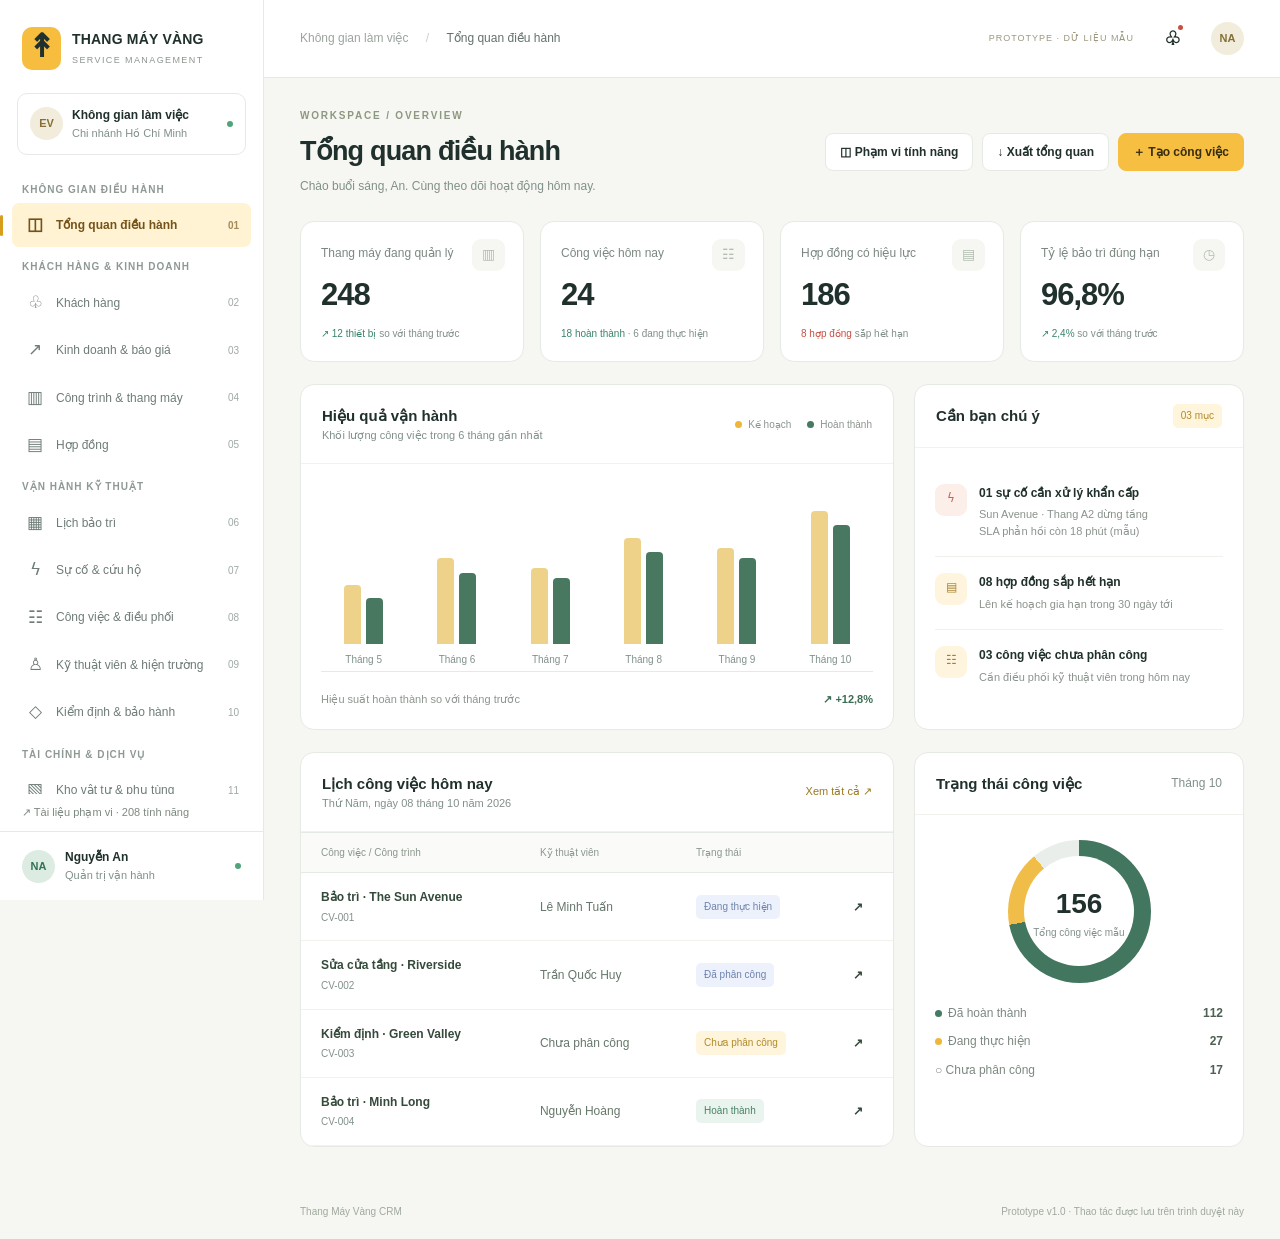
<file: prototype.html>
<!doctype html>
<html lang="vi">
<head>
  <meta charset="utf-8"><meta name="viewport" content="width=device-width,initial-scale=1">
  <meta name="description" content="Prototype CRM và quản lý dịch vụ Thang Máy Vàng — 16 phân hệ nghiệp vụ.">
  <title>Không gian điều hành · Thang Máy Vàng</title>
  <link rel="stylesheet" href="prototype.css">
  <script src="features.js" defer></script><script src="prototype.js" defer></script>
</head>
<body>
  <aside id="sidebar"><a class="brand" href="#01"><span class="brand-mark">↟</span><span>THANG MÁY VÀNG<small>SERVICE MANAGEMENT</small></span></a><div class="workspace"><span class="avatar">EV</span><span>Không gian làm việc<small>Chi nhánh Hồ Chí Minh</small></span><span class="live-dot"></span></div><nav id="navigation" aria-label="Phân hệ chức năng"></nav><a class="source-link" href="index.html">↗ Tài liệu phạm vi · 208 tính năng</a><div class="sidebar-foot"><span class="avatar dark">NA</span><span>Nguyễn An<small>Quản trị vận hành</small></span><span class="live-dot"></span></div></aside>
  <div class="shell"><header class="topbar"><button class="icon-button" id="menu" aria-label="Mở hoặc đóng menu" aria-expanded="false">☰</button><div class="breadcrumb">Không gian làm việc <span>/</span> <strong id="crumb">Tổng quan</strong></div><div class="top-actions"><span class="demo-label">PROTOTYPE · DỮ LIỆU MẪU</span><button class="icon-button" id="notifications" aria-label="Xem thông báo">♧<i></i></button><span class="avatar">NA</span></div></header><main id="main" tabindex="-1"></main><footer>Thang Máy Vàng CRM <span>Prototype v1.0 · Thao tác được lưu trên trình duyệt này</span></footer></div>
  <dialog id="dialog" aria-labelledby="dialog-title"></dialog><div id="toast" role="status" aria-live="polite"></div>
</body></html>
</file>
<file: prototype.css>
:root{--gold:#d89d1b;--yellow:#f6bf42;--ink:#20302d;--muted:#81908a;--line:#e5eae5;--bg:#f6f7f3;--green:#237358;--soft:#eaf4ee;--red:#c65043;--radius:14px}*{box-sizing:border-box}body{margin:0;background:var(--bg);color:var(--ink);font:14px/1.55 'Segoe UI',Arial,sans-serif}button,input,select,textarea{font:inherit}button,a,input,select,textarea{-webkit-tap-highlight-color:transparent}button,a{touch-action:manipulation}button{cursor:pointer}button:disabled{cursor:not-allowed;opacity:.5}a{color:inherit;text-decoration:none}button{border:1px solid var(--line);border-radius:8px;background:#fff;color:var(--ink);padding:9px 14px;font-weight:600}button:hover{border-color:#c7d2c9;background:#f9faf7}button:focus-visible,a:focus-visible,input:focus-visible,select:focus-visible,textarea:focus-visible{outline:3px solid #dca521;outline-offset:3px}.primary{background:var(--yellow);border-color:var(--yellow);color:#392d0f}.primary:hover{background:#efb432}.danger{color:var(--red)}.icon-button{position:relative;padding:7px 11px;font-size:19px}.icon-button i{position:absolute;width:5px;height:5px;background:var(--red);border-radius:50%;right:9px;top:8px}#sidebar{position:fixed;inset:0 auto 0 0;width:264px;background:#fff;border-right:1px solid var(--line);display:flex;flex-direction:column;z-index:20}.brand{display:flex;align-items:center;gap:11px;padding:27px 22px 23px;font-size:14px;font-weight:800;letter-spacing:.2px}.brand-mark{background:#f6bd3f;border-radius:10px;font-size:32px;height:43px;width:39px;text-align:center;line-height:39px}.brand small{font-size:9px;letter-spacing:1.4px;color:#8b958e;display:block;margin-top:3px}.workspace{margin:0 17px 15px;padding:12px;border:1px solid var(--line);border-radius:10px;display:flex;gap:9px;align-items:center;font-size:12px;font-weight:600}small{display:block;color:var(--muted);font-weight:400;font-size:11px}.avatar{display:inline-flex;flex-shrink:0;width:33px;height:33px;align-items:center;justify-content:center;border-radius:50%;background:#f1ecdb;color:#847037;font-size:11px;font-weight:700}.avatar.dark{background:#dcece3;color:#347254}.live-dot{margin-left:auto;width:6px;height:6px;border-radius:50%;background:#51a47a}.nav-group{margin:12px 22px 6px;font-size:10px;letter-spacing:1px;color:#8f9993;font-weight:700;text-transform:uppercase}nav{overflow-y:auto;padding-bottom:10px;flex:1}nav a{margin:3px 12px;padding:9px 12px;border-radius:7px;display:flex;align-items:center;gap:10px;font-size:12px;color:#6e7c75;position:relative}nav a .nav-icon{width:22px;font-size:17px;text-align:center}nav a:hover{background:#f6f7f3}nav a.active{background:#fff3d4;color:#755218;font-weight:700}nav a.active:before{content:'';position:absolute;left:-12px;width:3px;height:21px;background:var(--gold);border-radius:3px}nav a .number{margin-left:auto;font-size:10px;opacity:.65}.source-link{font-size:11px;margin:10px 22px;color:#7c897f}.sidebar-foot{display:flex;align-items:center;gap:10px;border-top:1px solid var(--line);padding:16px 22px;font-size:12px;font-weight:600}.shell{margin-left:264px}.topbar{height:78px;background:#fff;border-bottom:1px solid var(--line);display:flex;align-items:center;justify-content:space-between;padding:0 36px;gap:16px}.breadcrumb{font-size:12px;color:#9ba49d}.breadcrumb span{margin:0 14px;color:#c8cec9}.breadcrumb strong{color:#64716a;font-weight:500}.top-actions{display:flex;align-items:center;gap:19px}.demo-label{font-size:9px;letter-spacing:1px;color:#9b977e}.top-actions .icon-button{border:none;background:none}#menu{display:none}main{max-width:1680px;padding:30px 36px;margin:auto;min-height:calc(100vh - 126px)}.page-head{display:flex;align-items:center;justify-content:space-between;gap:18px;margin-bottom:25px}.eyebrow{text-transform:uppercase;letter-spacing:1.8px;color:#8c987f;font-size:10px;font-weight:700;margin:0 0 7px}h1{font-size:27px;letter-spacing:-.8px;margin:0 0 5px;font-weight:650}h2{font-size:15px;margin:0;font-weight:650}h3{font-size:14px;margin:0 0 9px}p{margin:5px 0 12px}.subtext{color:var(--muted);font-size:12px}.actions{display:flex;align-items:center;gap:9px;flex-wrap:wrap}.actions button{font-size:12px}.metrics{display:grid;grid-template-columns:repeat(4,1fr);gap:16px;margin-bottom:22px}.metric{background:#fff;border:1px solid var(--line);border-radius:var(--radius);padding:20px;position:relative}.metric-label{color:#7b8880;font-size:12px}.metric-value{font-size:31px;letter-spacing:-1px;font-weight:650;margin:7px 0}.metric-icon{position:absolute;right:18px;top:17px;color:#b3bdb0;background:#f6f7f2;border-radius:9px;padding:5px 10px}.metric small{font-size:10px}.positive{color:#39846a}.negative{color:var(--red)}.grid{display:grid;grid-template-columns:minmax(0,1.8fr) minmax(280px,1fr);gap:20px;margin-bottom:22px}.panel{background:#fff;border:1px solid var(--line);border-radius:var(--radius);overflow:hidden}.panel-head{padding:19px 21px;display:flex;align-items:center;justify-content:space-between;gap:12px;border-bottom:1px solid #f0f2ed}.panel-head .link{font-size:11px;color:#9b781f;background:none;border:0;padding:0}.panel-body{padding:20px}.legend{display:flex;gap:16px;font-size:10px;color:#8c958e}.dot{display:inline-block;width:7px;height:7px;border-radius:50%;background:#efb73a;margin-right:6px}.dot.green{background:#457a63}.chart{height:188px;display:flex;gap:16px;align-items:flex-end;padding:18px 4px 27px;border-bottom:1px solid var(--line)}.bar-group{flex:1;height:100%;display:flex;align-items:flex-end;justify-content:center;gap:5px;position:relative}.bar{width:17px;background:#efd28a;border-radius:4px 4px 0 0}.bar.secondary{background:#487960}.bar-group small{position:absolute;bottom:-23px;font-size:10px;white-space:nowrap}.chart-summary{display:flex;justify-content:space-between;margin-top:19px;font-size:11px;color:#8c958e}.chart-summary strong{color:#3b6d54}.donut{width:143px;height:143px;border-radius:50%;background:conic-gradient(#43765f 0 72%,#f1bd49 72% 89%,#e9eeea 89%);margin:5px auto 21px;display:grid;place-items:center}.donut-center{background:#fff;width:110px;height:110px;border-radius:50%;display:flex;flex-direction:column;align-items:center;justify-content:center}.donut strong{font-size:28px;font-weight:650}.donut small{font-size:10px}.status-line{display:flex;justify-content:space-between;margin:10px 0;color:#7c8980;font-size:12px}.status-line strong{color:#4d6052}.notice{display:flex;gap:12px;padding:16px 0;border-bottom:1px solid #eff1ed;font-size:12px}.notice:last-child{border:0;padding-bottom:0}.notice-icon{color:#a6802d;background:#fff5df;width:32px;height:32px;border-radius:9px;text-align:center;padding-top:5px;flex-shrink:0}.notice-icon.red{color:#c36558;background:#fceee9}.notice p{margin:4px 0 0;font-size:11px;color:#8a938c}.notice strong{font-weight:600}.badge{display:inline-flex;align-items:center;border-radius:5px;padding:4px 8px;background:#eef2f0;color:#6d7e74;font-size:10px;white-space:nowrap}.badge.green{background:#eaf4ee;color:#498066}.badge.amber{background:#fff4dc;color:#b18a2a}.badge.red{background:#fbece8;color:#c06d5b}.badge.blue{background:#edf1fb;color:#6d84af}.toolbar{display:flex;align-items:center;justify-content:space-between;gap:12px;padding:16px 20px;flex-wrap:wrap}.filters{display:flex;gap:10px;flex-wrap:wrap}input,select,textarea{border:1px solid var(--line);border-radius:7px;padding:10px 12px;color:#506255;background:white;min-width:0}input::placeholder{color:#a1aaa2}input[type=search]{width:260px;font-size:12px}select{font-size:12px}.table-wrap{overflow:auto}table{width:100%;border-collapse:collapse;font-size:12px;white-space:nowrap}th{text-align:left;background:#fafbf8;color:#8a978e;font-size:10px;font-weight:500;padding:12px 20px;border-block:1px solid var(--line)}td{padding:15px 20px;border-bottom:1px solid #f0f2ed;color:#66776b}td strong{color:#344a3b;font-weight:600}td small{margin-top:3px;font-size:10px}tbody tr:hover{background:#fcfcf8}.row-open{border:0;background:none;padding:0;text-align:left;font-size:12px;font-weight:600;color:#344a3b}.table-foot{padding:14px 20px;display:flex;justify-content:space-between;align-items:center;color:#99a197;font-size:11px}.tabs{display:flex;gap:23px;border-bottom:1px solid var(--line);margin-bottom:22px;overflow:auto}.tabs button{white-space:nowrap;border:0;border-radius:0;background:transparent;color:#89958b;padding:12px 0;font-size:12px}.tabs button.active{color:#9a711c;border-bottom:2px solid #e4ae38}.feature-grid{display:grid;grid-template-columns:repeat(3,1fr);gap:12px}.feature-card{text-align:left;font-size:12px;font-weight:500;padding:18px;display:flex;flex-direction:column;align-items:flex-start;gap:9px;min-height:112px}.feature-card:hover{border-color:#d8ad51}.feature-card small{font-size:10px}.feature-id{font-size:10px;color:#b49147}.board{display:grid;grid-template-columns:repeat(4,minmax(180px,1fr));gap:15px;overflow:auto}.lane{background:#edf0ea;border-radius:12px;padding:14px;min-height:325px}.lane h3{font-size:12px;display:flex;justify-content:space-between;margin-bottom:19px}.kanban-card{width:100%;text-align:left;background:white;padding:16px;border-radius:10px;margin-bottom:12px;font-weight:400;font-size:12px}.kanban-card strong{display:block;margin:12px 0;font-weight:600}.kanban-card .card-bottom{margin-top:16px;padding-top:11px;border-top:1px solid var(--line);display:flex;justify-content:space-between;align-items:center;font-size:10px;color:#8b968a}.calendar{display:grid;grid-template-columns:repeat(7,minmax(100px,1fr));min-width:750px}.weekday{background:#fafbf8;padding:13px;text-align:center;font-size:11px;color:#929c93;border-bottom:1px solid var(--line)}.day{min-height:122px;border-right:1px solid #eff1eb;border-bottom:1px solid #eff1eb;padding:10px;font-size:11px;color:#8b978d}.day.today>span{border-radius:50%;background:#e9b443;color:#fff;padding:4px 7px}.event{font-size:10px;background:#edf4ed;color:#58806b;padding:6px;border:0;border-left:2px solid #7d9b7e;border-radius:4px;margin-top:9px;display:block;width:100%;text-align:left}.event.yellow{background:#fff5de;color:#a18438;border-color:#e8bf62}.empty{padding:50px;text-align:center;color:#87958a}.mobile-preview{border:8px solid #243b31;border-radius:35px;max-width:360px;margin:0 auto;background:#f7f8f4;padding:22px 17px;box-shadow:0 15px 40px #26392b15}.mobile-preview h2{font-size:21px}.mobile-preview .panel{margin-top:16px}.mobile-preview .panel-body{padding:16px}.checklist label{display:flex;gap:10px;align-items:center;padding:12px 0;border-bottom:1px solid var(--line);font-size:12px}.checklist input{accent-color:#37785b}.checklist input:checked+span{text-decoration:line-through;color:#8a9a8f}.field-layout{display:grid;grid-template-columns:1fr 1fr;gap:25px}.folder-grid{display:grid;grid-template-columns:repeat(3,1fr);gap:16px}.folder{padding:24px;text-align:left;font-weight:500}.folder-icon{font-size:30px;color:#ddb85e}.folder strong{display:block;margin-top:10px}.folder small{margin-top:5px}.form-grid{display:grid;grid-template-columns:1fr 1fr;gap:17px}.form-grid label{display:flex;flex-direction:column;gap:7px;font-size:12px;color:#718374}.form-grid .wide{grid-column:1/-1}.form-grid input,.form-grid select,.form-grid textarea{width:100%}.form-grid textarea{min-height:82px;resize:vertical}.settings-grid{display:grid;grid-template-columns:1fr 1fr;gap:20px}.setting-row{display:flex;align-items:center;justify-content:space-between;gap:15px;padding:15px 0;border-bottom:1px solid var(--line);font-size:12px}.setting-row input{accent-color:#4b8061;width:17px;height:17px}.progress{height:6px;background:#edf1e9;border-radius:4px;margin-top:8px;overflow:hidden}.progress span{display:block;height:100%;background:#7f9b7b}.detail-grid{display:grid;grid-template-columns:1fr 1fr;gap:14px;margin:20px 0}.detail-item{background:#f8faf5;border-radius:8px;padding:13px;font-size:12px}.detail-item small{margin-bottom:4px}.timeline{border-left:1px solid #dfe7dd;margin:20px 8px;padding-left:20px}.timeline p{position:relative;font-size:12px;margin-bottom:20px}.timeline p:before{content:'';position:absolute;left:-25px;top:6px;width:8px;height:8px;border-radius:50%;background:#87a78a}dialog{border:1px solid var(--line);border-radius:18px;width:min(710px,calc(100% - 28px));max-height:90vh;padding:0;color:var(--ink);box-shadow:0 25px 120px #142c3240}dialog::backdrop{background:#182d285b;backdrop-filter:blur(3px)}.dialog-head{display:flex;justify-content:space-between;align-items:flex-start;padding:24px 27px;border-bottom:1px solid var(--line);gap:15px}.dialog-head h2{font-size:20px;margin-top:4px}.dialog-body{padding:24px 27px}.dialog-foot{display:flex;justify-content:flex-end;gap:9px;padding:18px 27px;background:#fafbf8;border-top:1px solid var(--line)}#toast{position:fixed;bottom:25px;left:50%;transform:translateX(-50%);background:#274d38;color:#fff;border-radius:9px;padding:13px 22px;font-size:12px;z-index:80;box-shadow:0 5px 20px #233c3420;display:none;max-width:90vw}footer{padding:5px 36px 20px;font-size:10px;color:#a0a99d;display:flex;justify-content:space-between}.banner{padding:15px 18px;background:#fff8e6;border:1px solid #eddfb9;border-radius:10px;font-size:12px;color:#9e812e;margin-bottom:20px}.report-bars{display:grid;gap:20px}.report-bars div{font-size:12px}.report-bars strong{float:right}.report-bars .progress{height:9px}.cover-note{font-size:11px;color:#85947e;margin:0 0 18px}.permission-table input{accent-color:#477c59}.month-title{min-width:145px;text-align:center}.compact-metrics{margin-top:20px}.compact-metrics .metric-value{font-size:24px}@media(min-width:1550px){main{padding:40px 48px}.topbar{padding-inline:48px}}@media(max-width:1200px){#sidebar{width:232px}.shell{margin-left:232px}.brand{padding-inline:17px;font-size:12px}.workspace{font-size:11px}main{padding:25px 23px}.topbar{padding-inline:23px}.metrics{gap:10px}.metric{padding:15px}.metric-icon{display:none}.grid{grid-template-columns:minmax(0,1.5fr) minmax(260px,1fr)}.feature-grid{grid-template-columns:repeat(2,1fr)}}@media(max-width:960px){.grid{grid-template-columns:1fr}.metrics{grid-template-columns:repeat(2,1fr)}.page-head{align-items:flex-start}.page-head h1{font-size:23px}.top-actions{gap:10px}.demo-label{display:none}.folder-grid{grid-template-columns:repeat(2,1fr)}.field-layout{grid-template-columns:1fr}.settings-grid{grid-template-columns:1fr}}@media(max-width:720px){#sidebar{transform:translateX(-100%);transition:transform .2s;width:264px;box-shadow:10px 0 30px #20382a15}body.menu-open #sidebar{transform:translateX(0)}.shell{margin-left:0}.topbar{height:63px;padding:0 16px;position:sticky;top:0;z-index:10}#menu{display:block}.breadcrumb{flex:1;font-size:10px}.breadcrumb span{margin:0 5px}.breadcrumb strong{display:none}main{padding:22px 16px}.page-head{flex-direction:column;margin-bottom:20px;gap:13px}.page-head h1{font-size:25px}.metrics{gap:10px}.metric{padding:14px}.metric-value{font-size:26px}.metric-label{font-size:11px}.feature-grid{grid-template-columns:1fr}.folder-grid{grid-template-columns:1fr 1fr;gap:10px}.folder{padding:15px;font-size:12px}.toolbar{padding:14px}.filters{width:100%}input[type=search]{width:100%}.filters input{flex:1;min-width:140px}.form-grid,.detail-grid{grid-template-columns:1fr}.dialog-head,.dialog-body{padding:20px}.dialog-foot{padding:16px}.top-actions>.avatar{display:none}footer{padding:5px 16px 20px;gap:15px}footer span{max-width:190px;text-align:right}.chart{gap:8px}.bar{width:13px}.panel-head{padding:16px}.legend{gap:8px}.board{grid-template-columns:repeat(4,230px)}.banner{font-size:11px}}@media print{#sidebar,.topbar,.actions,.tabs,footer,.toolbar,.table-foot{display:none}.shell{margin:0}main{padding:0}.panel,.metric{break-inside:avoid}.grid{grid-template-columns:1fr 1fr}body{background:#fff}}
@media(max-width:960px){.field-layout .mobile-preview{order:-1;width:100%}}
</file>
